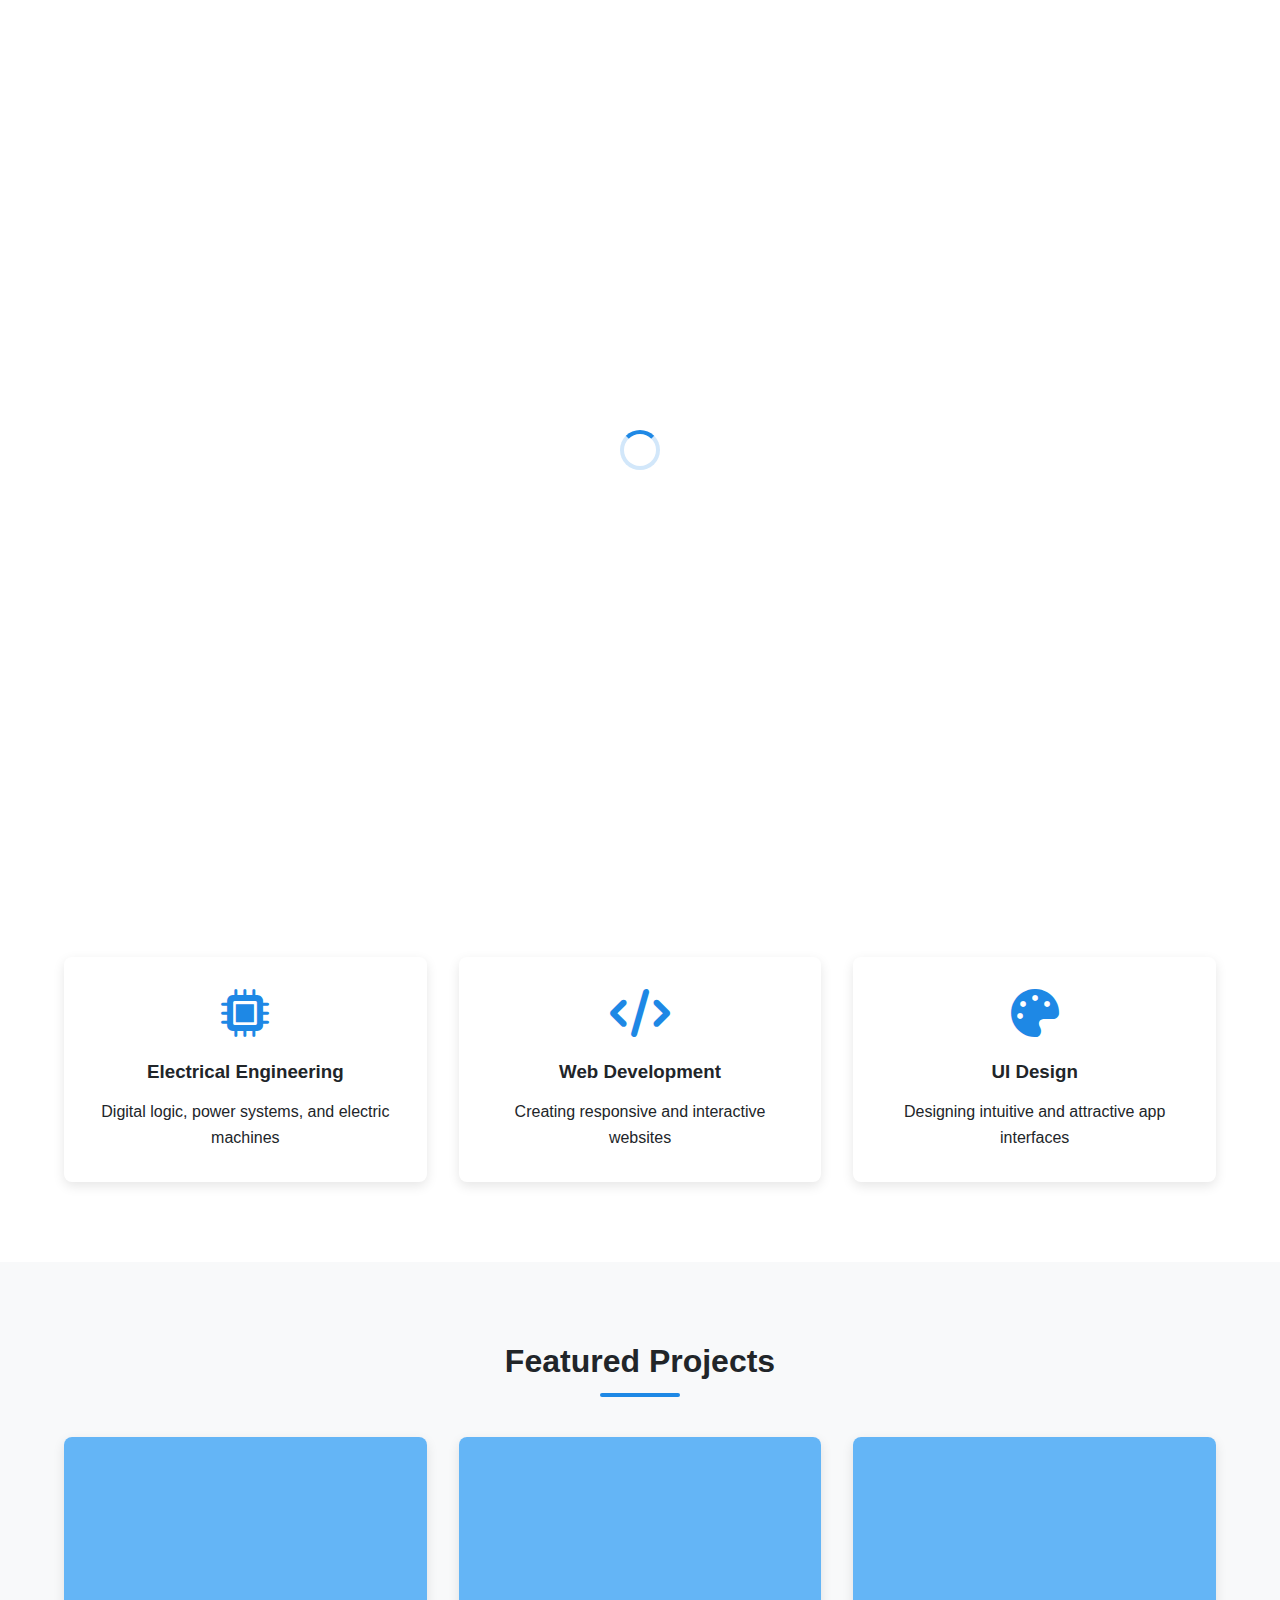
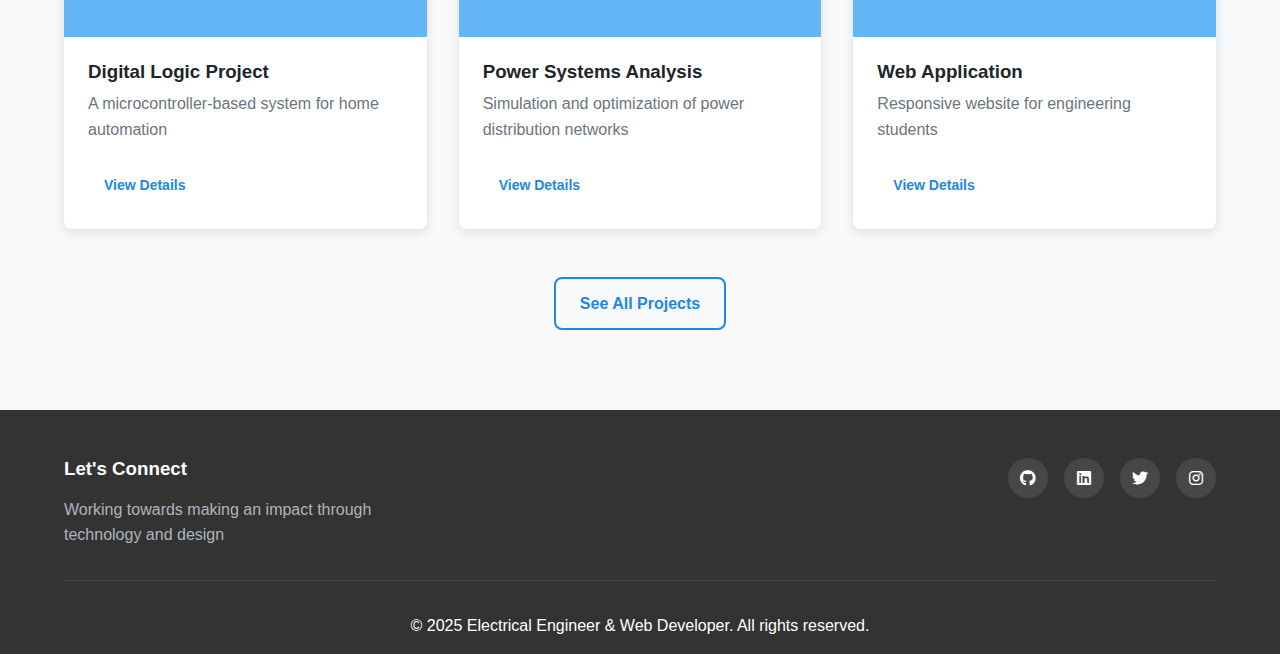
<file: index.html>
<!DOCTYPE html>
<html lang="en">
<head>
    <meta charset="UTF-8">
    <meta name="viewport" content="width=device-width, initial-scale=1.0">
    <title>Electrical Engineer & Web Developer | Portfolio</title>
    <link rel="stylesheet" href="css/style.css">
    <link rel="stylesheet" href="css/responsive.css">
    <link rel="stylesheet" href="https://cdnjs.cloudflare.com/ajax/libs/font-awesome/6.0.0/css/all.min.css">
</head>
<body>
    <header>
        <div class="logo">
            <h1>Bikalp<span>a</span></h1>
        </div>
        <nav>
            <ul class="nav-links">
                <li><a href="index.html" class="active">Home</a></li>
                <li><a href="about.html">About</a></li>
                <li><a href="projects.html">Projects</a></li>
                <li><a href="skills.html">Skills</a></li>
                <li><a href="contact.html">Contact</a></li>
            </ul>
            <div class="burger">
                <div class="line1"></div>
                <div class="line2"></div>
                <div class="line3"></div>
            </div>
        </nav>
    </header>

    <main>
        <section class="hero">
            <div class="hero-content">
                <h1>Hello, I'm <span class="highlight">Bikalpa Bhattarai</span></h1>
                <h2>Bridging Hardware & Software</h2>
                <p>IOE Pulchowk Campus student passionate about technology, web development, and innovation.</p>
                <div class="hero-buttons">
                    <a href="projects.html" class="btn primary-btn">View My Work</a>
                    <a href="contact.html" class="btn secondary-btn">Get In Touch</a>
                </div>
            </div>
            <div class="hero-image">
                <!-- Replace with your actual image -->
                <div class="placeholder-img">
                    <img src="assets/images/your-photo.jpg" alt="Your Name">
                </div>
            </div>
        </section>

        <section class="highlights">
            <div class="highlight-card">
                <i class="fas fa-microchip"></i>
                <h3>Electrical Engineering</h3>
                <p>Digital logic, power systems, and electric machines</p>
            </div>
            <div class="highlight-card">
                <i class="fas fa-code"></i>
                <h3>Web Development</h3>
                <p>Creating responsive and interactive websites</p>
            </div>
            <div class="highlight-card">
                <i class="fas fa-palette"></i>
                <h3>UI Design</h3>
                <p>Designing intuitive and attractive app interfaces</p>
            </div>
        </section>

        <section class="featured-projects">
            <h2 class="section-title">Featured Projects</h2>
            <div class="projects-container">
                <!-- Project cards will be loaded dynamically with JavaScript -->
                <div class="project-card">
                    <div class="project-image placeholder"></div>
                    <h3>Digital Logic Project</h3>
                    <p>A microcontroller-based system for home automation</p>
                    <a href="projects.html#project1" class="btn small-btn">View Details</a>
                </div>
                <div class="project-card">
                    <div class="project-image placeholder"></div>
                    <h3>Power Systems Analysis</h3>
                    <p>Simulation and optimization of power distribution networks</p>
                    <a href="projects.html#project2" class="btn small-btn">View Details</a>
                </div>
                <div class="project-card">
                    <div class="project-image placeholder"></div>
                    <h3>Web Application</h3>
                    <p>Responsive website for engineering students</p>
                    <a href="projects.html#project3" class="btn small-btn">View Details</a>
                </div>
            </div>
            <div class="projects-link">
                <a href="projects.html" class="btn secondary-btn">See All Projects</a>
            </div>
        </section>
    </main>

    <footer>
        <div class="footer-content">
            <div class="footer-info">
                <h3>Let's Connect</h3>
                <p>Working towards making an impact through technology and design</p>
            </div>
            <div class="social-links">
                <a href="#" target="_blank"><i class="fab fa-github"></i></a>
                <a href="#" target="_blank"><i class="fab fa-linkedin"></i></a>
                <a href="#" target="_blank"><i class="fab fa-twitter"></i></a>
                <a href="#" target="_blank"><i class="fab fa-instagram"></i></a>
            </div>
        </div>
        <div class="footer-bottom">
            <p>&copy; 2025 Electrical Engineer & Web Developer. All rights reserved.</p>
        </div>
    </footer>

    <script src="js/main.js"></script>
    <script src="js/animations.js"></script>
</body>
</html>
</file>
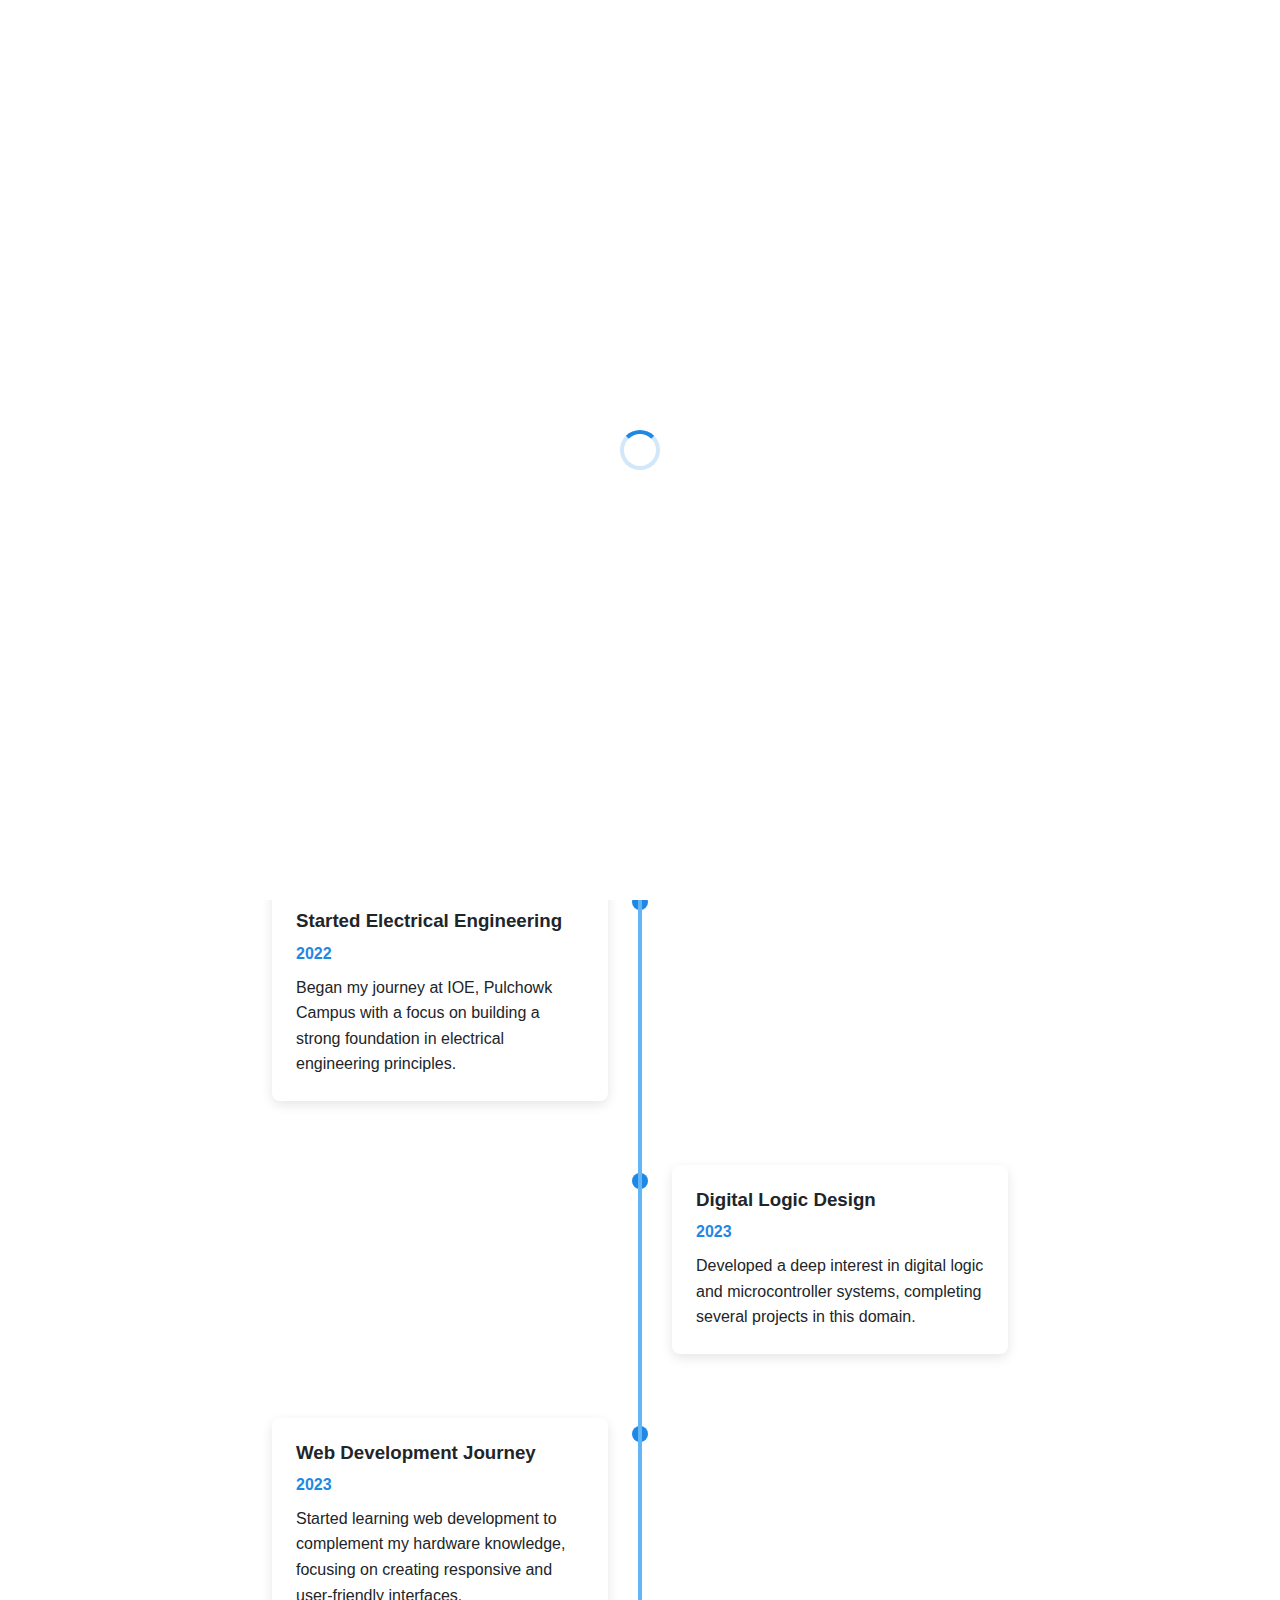
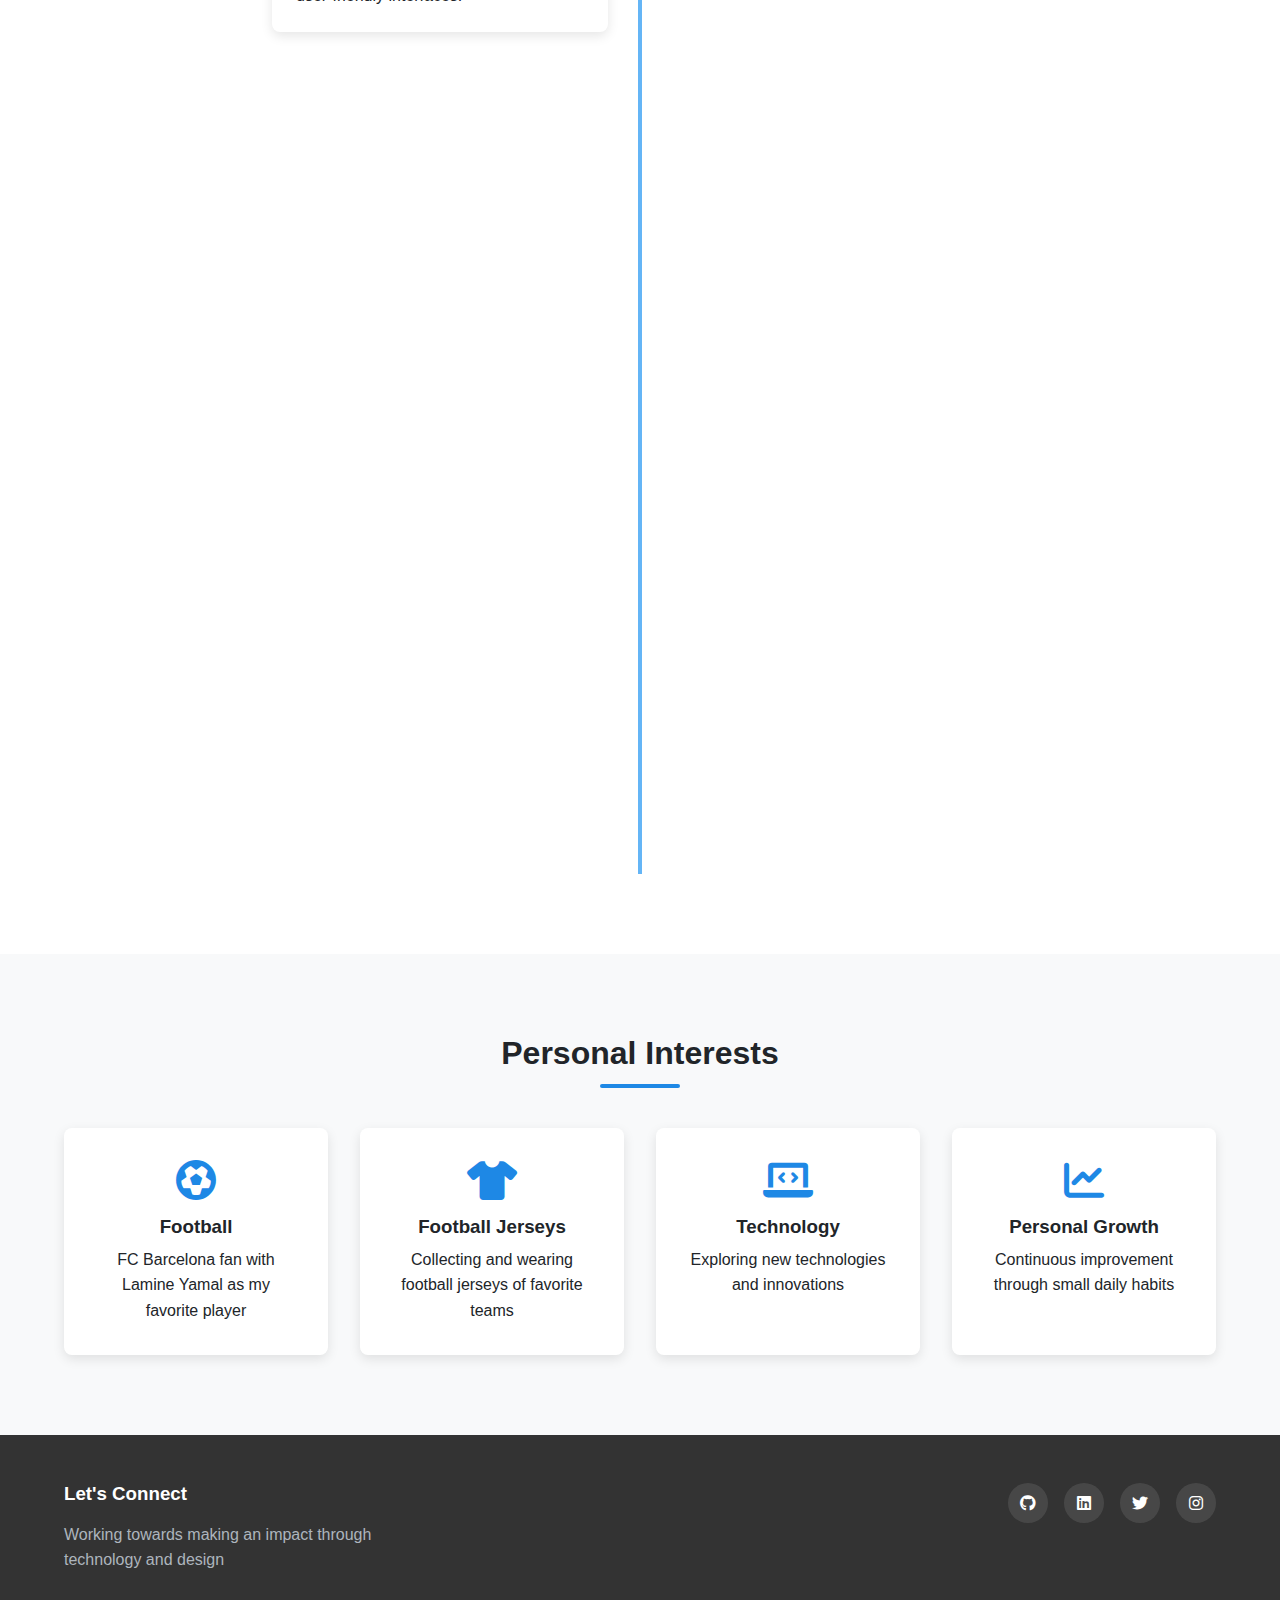
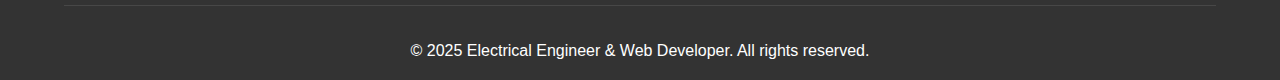
<file: about.html>
<!DOCTYPE html>
<html lang="en">
<head>
    <meta charset="UTF-8">
    <meta name="viewport" content="width=device-width, initial-scale=1.0">
    <title>About Me | Electrical Engineer & Web Developer</title>
    <link rel="stylesheet" href="css/style.css">
    <link rel="stylesheet" href="css/responsive.css">
    <link rel="stylesheet" href="https://cdnjs.cloudflare.com/ajax/libs/font-awesome/6.0.0/css/all.min.css">
</head>
<body>
    <header>
        <div class="logo">
            <h1>EE<span>Dev</span></h1>
        </div>
        <nav>
            <ul class="nav-links">
                <li><a href="index.html">Home</a></li>
                <li><a href="about.html" class="active">About</a></li>
                <li><a href="projects.html">Projects</a></li>
                <li><a href="skills.html">Skills</a></li>
                <li><a href="contact.html">Contact</a></li>
            </ul>
            <div class="burger">
                <div class="line1"></div>
                <div class="line2"></div>
                <div class="line3"></div>
            </div>
        </nav>
    </header>

    <main>
        <section class="about-hero">
            <div class="about-content">
                <h1>About <span class="highlight">Me</span></h1>
                <div class="about-grid">
                    <div class="about-image">
                        <!-- Replace with your actual image -->
                        <div class="placeholder-img large">
                            <img src="assets/images/your-photo.jpg" alt="Your Name">
                        </div>
                    </div>
                    <div class="about-text">
                        <h2>Electrical Engineer & Web Developer</h2>
                        <p>I'm an aspiring Electrical Engineering student at IOE, Pulchowk Campus, passionate about technology and innovation. Currently exploring the world of web development alongside my engineering studies, I aim to blend hardware and software expertise to create meaningful solutions.</p>
                        <p>I believe in continuous growth and follow the principle of improving 1% every day. This approach has helped me develop skills in various domains of electrical engineering while simultaneously building my web development capabilities.</p>
                        <div class="about-details">
                            <div class="detail-item">
                                <i class="fas fa-graduation-cap"></i>
                                <span>IOE, Pulchowk Campus</span>
                            </div>
                            <div class="detail-item">
                                <i class="fas fa-map-marker-alt"></i>
                                <span>Nepal</span>
                            </div>
                            <div class="detail-item">
                                <i class="fas fa-language"></i>
                                <span>English, Nepali</span>
                            </div>
                            <div class="detail-item">
                                <i class="fas fa-envelope"></i>
                                <span>youremail@example.com</span>
                            </div>
                        </div>
                        <div class="about-buttons">
                            <a href="contact.html" class="btn primary-btn">Get In Touch</a>
                            <a href="#" class="btn secondary-btn" id="resume-btn">Download Resume</a>
                        </div>
                    </div>
                </div>
            </div>
        </section>

        <section class="journey">
            <h2 class="section-title">My Journey</h2>
            <div class="timeline">
                <div class="timeline-item">
                    <div class="timeline-dot"></div>
                    <div class="timeline-content">
                        <h3>Started Electrical Engineering</h3>
                        <p class="timeline-date">2022</p>
                        <p>Began my journey at IOE, Pulchowk Campus with a focus on building a strong foundation in electrical engineering principles.</p>
                    </div>
                </div>
                <div class="timeline-item">
                    <div class="timeline-dot"></div>
                    <div class="timeline-content">
                        <h3>Digital Logic Design</h3>
                        <p class="timeline-date">2023</p>
                        <p>Developed a deep interest in digital logic and microcontroller systems, completing several projects in this domain.</p>
                    </div>
                </div>
                <div class="timeline-item">
                    <div class="timeline-dot"></div>
                    <div class="timeline-content">
                        <h3>Web Development Journey</h3>
                        <p class="timeline-date">2023</p>
                        <p>Started learning web development to complement my hardware knowledge, focusing on creating responsive and user-friendly interfaces.</p>
                    </div>
                </div>
                <div class="timeline-item">
                    <div class="timeline-dot"></div>
                    <div class="timeline-content">
                        <h3>Power Systems Exploration</h3>
                        <p class="timeline-date">2024</p>
                        <p>Expanded my knowledge into power systems and electric machines, working on simulation and analysis projects.</p>
                    </div>
                </div>
                <div class="timeline-item">
                    <div class="timeline-dot"></div>
                    <div class="timeline-content">
                        <h3>UI Design Skills</h3>
                        <p class="timeline-date">2024</p>
                        <p>Developed UI design skills, creating interfaces for various applications and websites while focusing on user experience.</p>
                    </div>
                </div>
                <div class="timeline-item">
                    <div class="timeline-dot"></div>
                    <div class="timeline-content">
                        <h3>Current Focus</h3>
                        <p class="timeline-date">2025</p>
                        <p>Currently focused on bridging hardware and software knowledge to develop innovative solutions while continuing to improve 1% every day.</p>
                    </div>
                </div>
            </div>
        </section>

        <section class="interests">
            <h2 class="section-title">Personal Interests</h2>
            <div class="interests-container">
                <div class="interest-card">
                    <i class="fas fa-futbol"></i>
                    <h3>Football</h3>
                    <p>FC Barcelona fan with Lamine Yamal as my favorite player</p>
                </div>
                <div class="interest-card">
                    <i class="fas fa-tshirt"></i>
                    <h3>Football Jerseys</h3>
                    <p>Collecting and wearing football jerseys of favorite teams</p>
                </div>
                <div class="interest-card">
                    <i class="fas fa-laptop-code"></i>
                    <h3>Technology</h3>
                    <p>Exploring new technologies and innovations</p>
                </div>
                <div class="interest-card">
                    <i class="fas fa-chart-line"></i>
                    <h3>Personal Growth</h3>
                    <p>Continuous improvement through small daily habits</p>
                </div>
            </div>
        </section>
    </main>

    <footer>
        <div class="footer-content">
            <div class="footer-info">
                <h3>Let's Connect</h3>
                <p>Working towards making an impact through technology and design</p>
            </div>
            <div class="social-links">
                <a href="#" target="_blank"><i class="fab fa-github"></i></a>
                <a href="#" target="_blank"><i class="fab fa-linkedin"></i></a>
                <a href="#" target="_blank"><i class="fab fa-twitter"></i></a>
                <a href="#" target="_blank"><i class="fab fa-instagram"></i></a>
            </div>
        </div>
        <div class="footer-bottom">
            <p>&copy; 2025 Electrical Engineer & Web Developer. All rights reserved.</p>
        </div>
    </footer>

    <script src="js/main.js"></script>
    <script src="js/animations.js"></script>
</body>
</html>
</file>
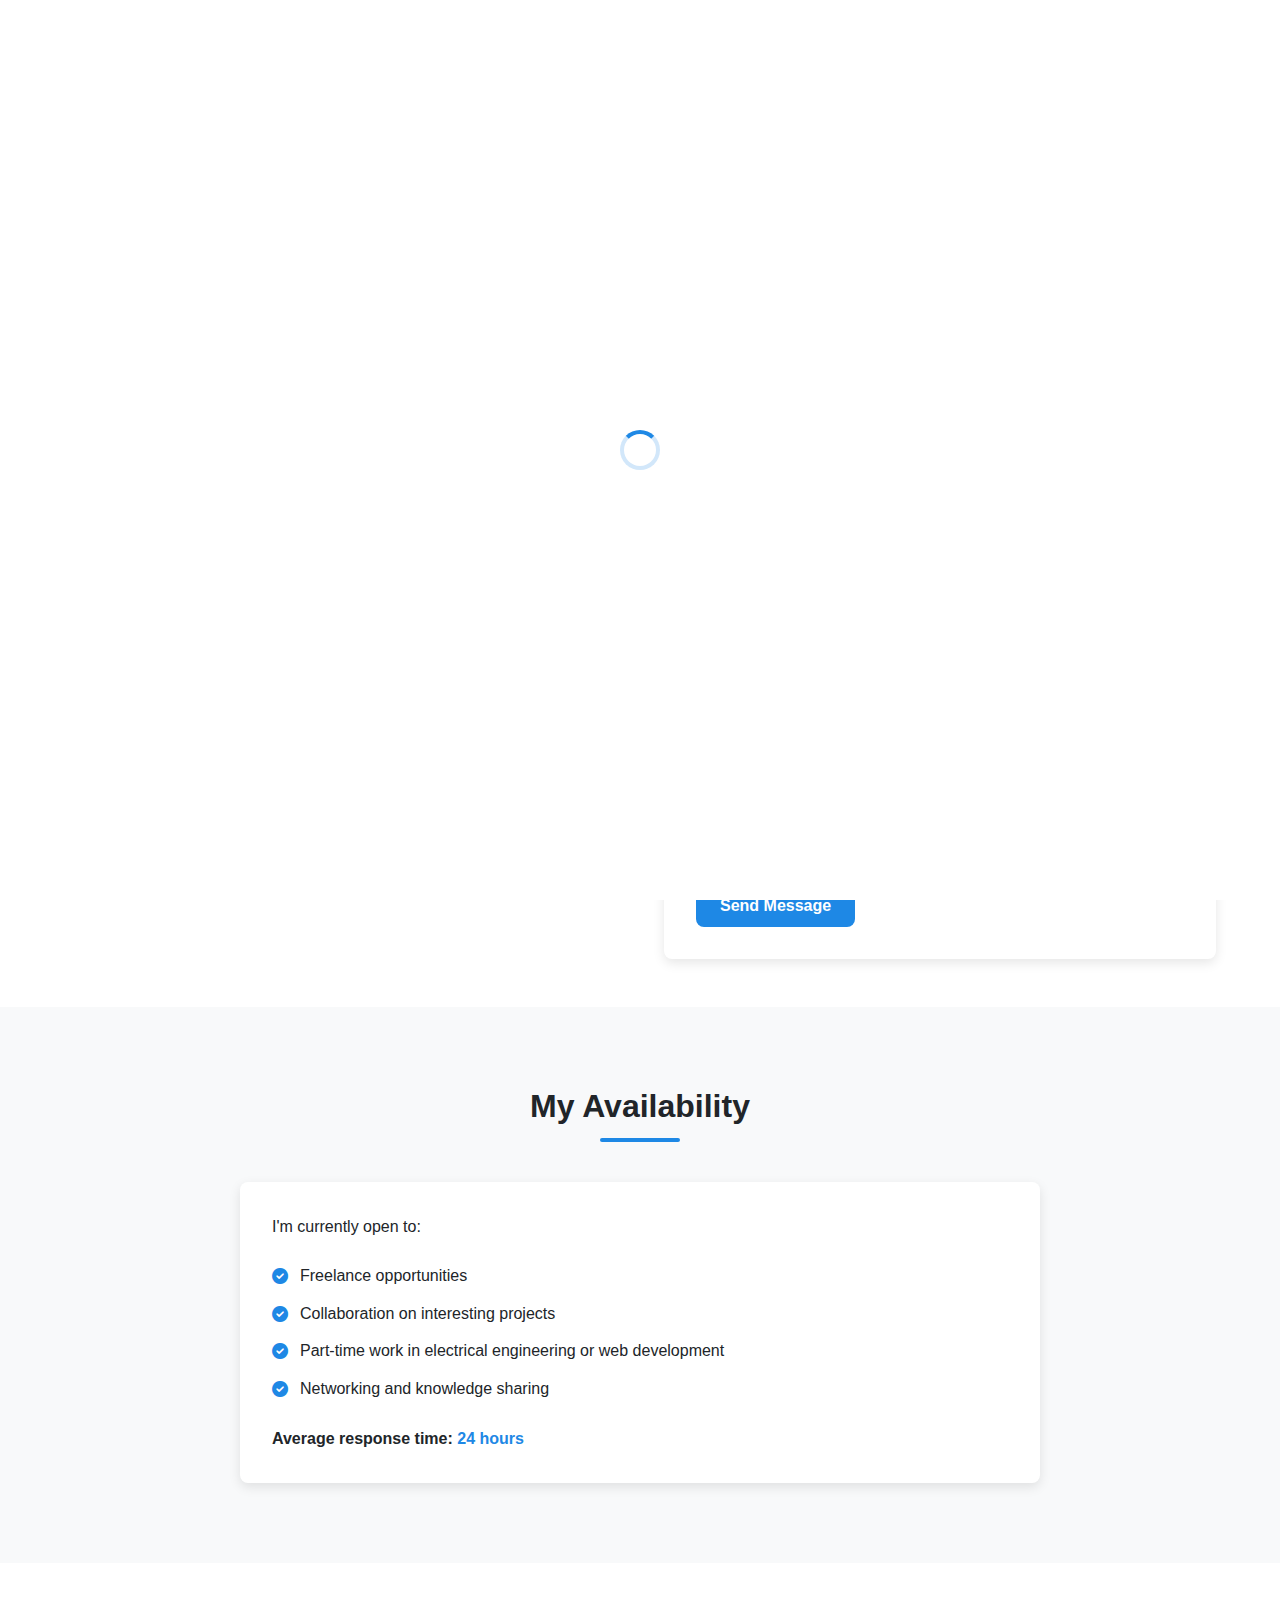
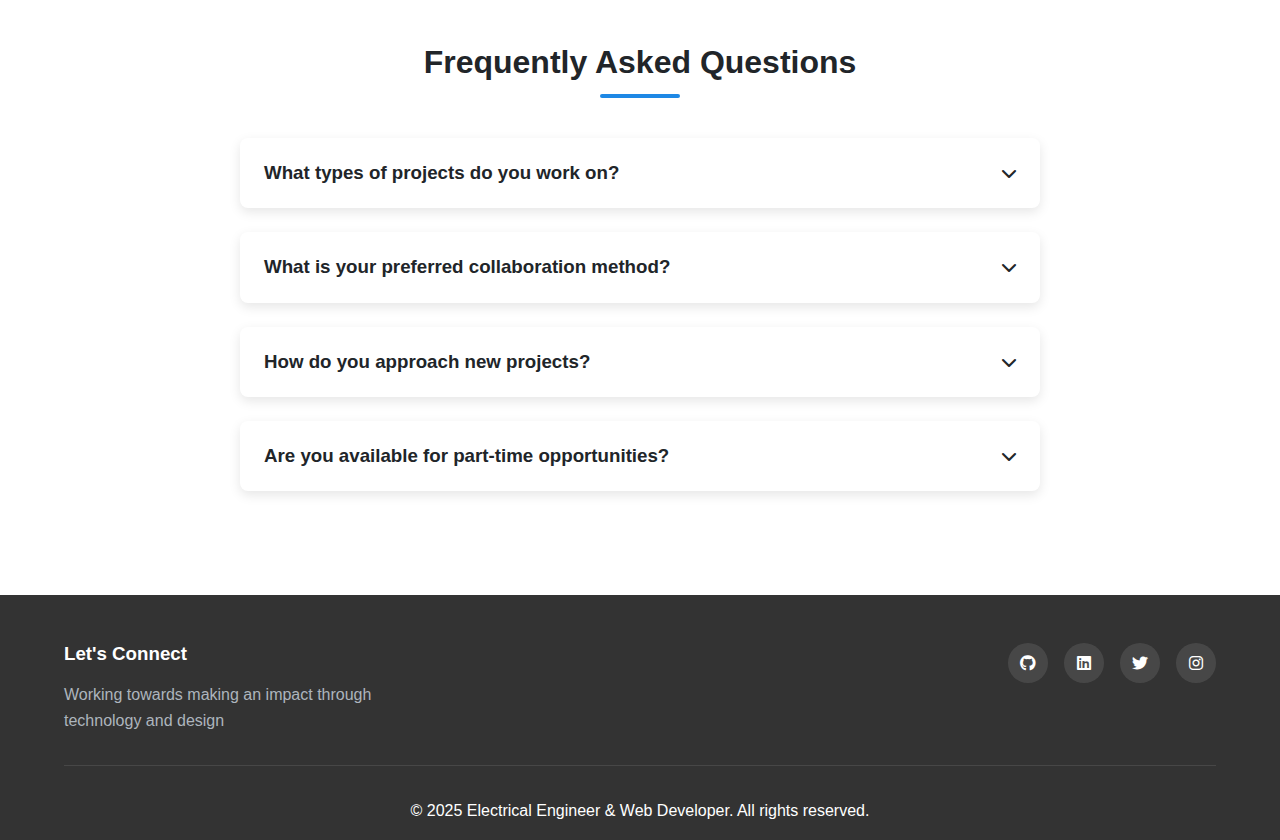
<file: contact.html>
<!DOCTYPE html>
<html lang="en">
<head>
    <meta charset="UTF-8">
    <meta name="viewport" content="width=device-width, initial-scale=1.0">
    <title>Contact | Electrical Engineer & Web Developer</title>
    <link rel="stylesheet" href="css/style.css">
    <link rel="stylesheet" href="css/responsive.css">
    <link rel="stylesheet" href="https://cdnjs.cloudflare.com/ajax/libs/font-awesome/6.0.0/css/all.min.css">
</head>
<body>
    <header>
        <div class="logo">
            <h1>EE<span>Dev</span></h1>
        </div>
        <nav>
            <ul class="nav-links">
                <li><a href="index.html">Home</a></li>
                <li><a href="about.html">About</a></li>
                <li><a href="projects.html">Projects</a></li>
                <li><a href="skills.html">Skills</a></li>
                <li><a href="contact.html" class="active">Contact</a></li>
            </ul>
            <div class="burger">
                <div class="line1"></div>
                <div class="line2"></div>
                <div class="line3"></div>
            </div>
        </nav>
    </header>

    <main>
        <section class="contact-hero">
            <h1>Get In <span class="highlight">Touch</span></h1>
            <p>Have a project in mind or want to connect? Let's talk!</p>
        </section>

        <section class="contact-container">
            <div class="contact-info">
                <h2>Contact Information</h2>
                <p>Feel free to reach out through any of the following channels:</p>
                <div class="contact-details">
                    <div class="contact-item">
                        <i class="fas fa-envelope"></i>
                        <div>
                            <h3>Email</h3>
                            <p>youremail@example.com</p>
                        </div>
                    </div>
                    <div class="contact-item">
                        <i class="fas fa-phone"></i>
                        <div>
                            <h3>Phone</h3>
                            <p>+977 98XXXXXXXX</p>
                        </div>
                    </div>
                    <div class="contact-item">
                        <i class="fas fa-map-marker-alt"></i>
                        <div>
                            <h3>Location</h3>
                            <p>Pulchowk, Lalitpur, Nepal</p>
                        </div>
                    </div>
                </div>
                <div class="social-contact">
                    <h3>Connect on Social Media</h3>
                    <div class="social-icons">
                        <a href="#" target="_blank"><i class="fab fa-github"></i></a>
                        <a href="#" target="_blank"><i class="fab fa-linkedin"></i></a>
                        <a href="#" target="_blank"><i class="fab fa-twitter"></i></a>
                        <a href="#" target="_blank"><i class="fab fa-instagram"></i></a>
                    </div>
                </div>
            </div>
            <div class="contact-form-container">
                <h2>Send Me a Message</h2>
                <form id="contact-form" class="contact-form">
                    <div class="form-group">
                        <label for="name">Name</label>
                        <input type="text" id="name" name="name" required>
                    </div>
                    <div class="form-group">
                        <label for="email">Email</label>
                        <input type="email" id="email" name="email" required>
                    </div>
                    <div class="form-group">
                        <label for="subject">Subject</label>
                        <input type="text" id="subject" name="subject" required>
                    </div>
                    <div class="form-group">
                        <label for="message">Message</label>
                        <textarea id="message" name="message" rows="5" required></textarea>
                    </div>
                    <button type="submit" class="btn primary-btn">Send Message</button>
                </form>
                <div id="form-status" class="form-status"></div>
            </div>
        </section>

        <section class="availability">
            <h2 class="section-title">My Availability</h2>
            <div class="availability-info">
                <p>I'm currently open to:</p>
                <ul class="availability-list">
                    <li><i class="fas fa-check-circle"></i> Freelance opportunities</li>
                    <li><i class="fas fa-check-circle"></i> Collaboration on interesting projects</li>
                    <li><i class="fas fa-check-circle"></i> Part-time work in electrical engineering or web development</li>
                    <li><i class="fas fa-check-circle"></i> Networking and knowledge sharing</li>
                </ul>
                <p class="response-time">Average response time: <span>24 hours</span></p>
            </div>
        </section>

        <section class="faq">
            <h2 class="section-title">Frequently Asked Questions</h2>
            <div class="faq-container">
                <div class="faq-item">
                    <div class="faq-question">
                        <h3>What types of projects do you work on?</h3>
                        <i class="fas fa-chevron-down"></i>
                    </div>
                    <div class="faq-answer">
                        <p>I work on projects across electrical engineering and web development domains. This includes digital logic systems, power systems analysis, responsive websites, and UI design projects. I particularly enjoy projects that combine hardware and software elements.</p>
                    </div>
                </div>
                <div class="faq-item">
                    <div class="faq-question">
                        <h3>What is your preferred collaboration method?</h3>
                        <i class="fas fa-chevron-down"></i>
                    </div>
                    <div class="faq-answer">
                        <p>I'm flexible with collaboration methods. For local projects, in-person meetings work well. For remote collaborations, I use tools like Zoom, Teams, or Google Meet along with project management platforms to ensure clear communication and efficient workflow.</p>
                    </div>
                </div>
                <div class="faq-item">
                    <div class="faq-question">
                        <h3>How do you approach new projects?</h3>
                        <i class="fas fa-chevron-down"></i>
                    </div>
                    <div class="faq-answer">
                        <p>I start with understanding the core requirements and objectives. After thorough research and planning, I create a structured approach with milestones. I value regular communication throughout the project to ensure alignment with expectations and timely delivery.</p>
                    </div>
                </div>
                <div class="faq-item">
                    <div class="faq-question">
                        <h3>Are you available for part-time opportunities?</h3>
                        <i class="fas fa-chevron-down"></i>
                    </div>
                    <div class="faq-answer">
                        <p>Yes, I'm available for part-time opportunities alongside my studies. I manage my time efficiently to ensure I can deliver quality work while maintaining my academic commitments. Feel free to contact me to discuss your requirements.</p>
                    </div>
                </div>
            </div>
        </section>
    </main>

    <footer>
        <div class="footer-content">
            <div class="footer-info">
                <h3>Let's Connect</h3>
                <p>Working towards making an impact through technology and design</p>
            </div>
            <div class="social-links">
                <a href="#" target="_blank"><i class="fab fa-github"></i></a>
                <a href="#" target="_blank"><i class="fab fa-linkedin"></i></a>
                <a href="#" target="_blank"><i class="fab fa-twitter"></i></a>
                <a href="#" target="_blank"><i class="fab fa-instagram"></i></a>
            </div>
        </div>
        <div class="footer-bottom">
            <p>&copy; 2025 Electrical Engineer & Web Developer. All rights reserved.</p>
        </div>
    </footer>

    <script src="js/main.js"></script>
    <script src="js/animations.js"></script>
</body>
</html>
</file>
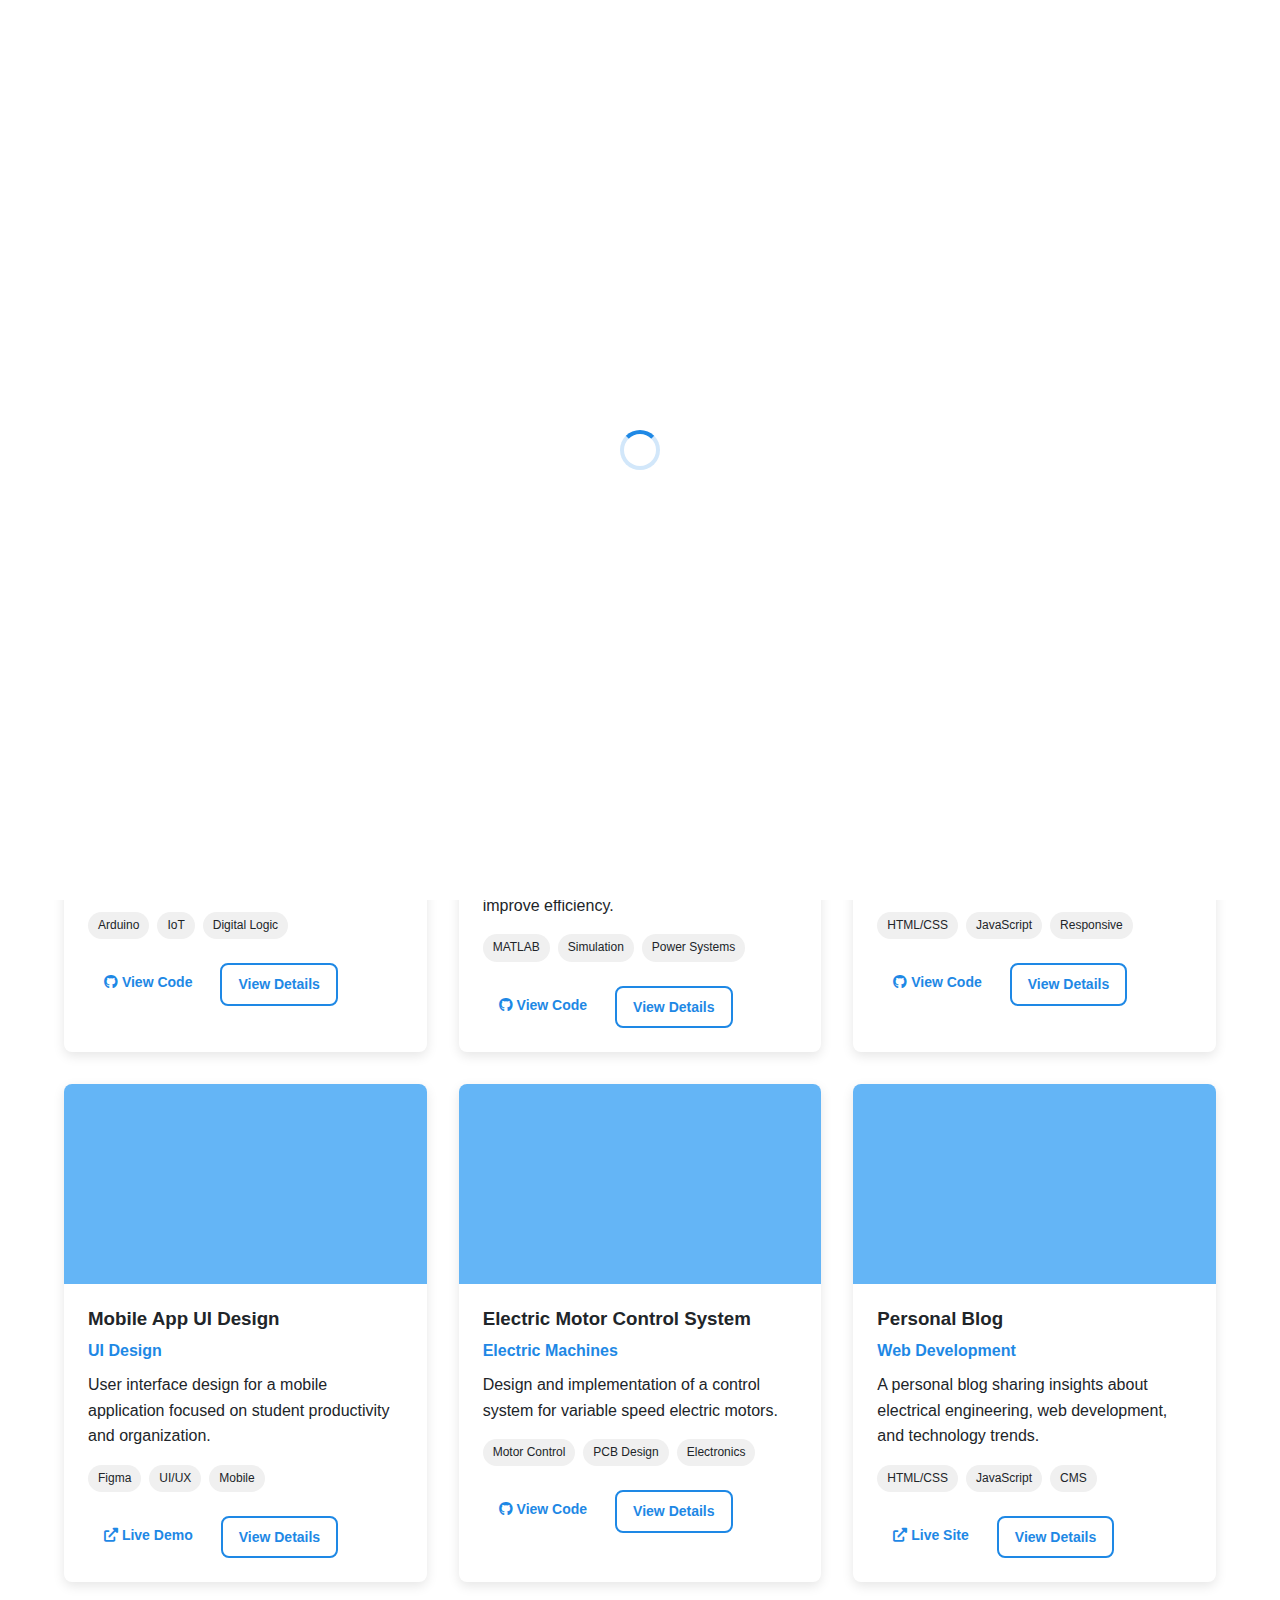
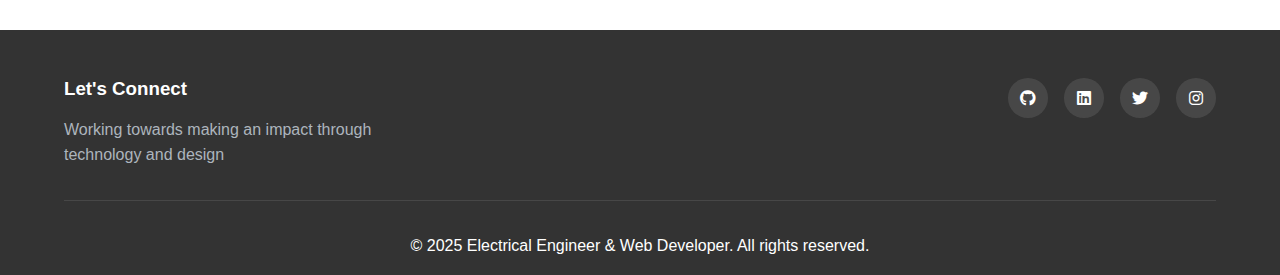
<file: projects.html>
<!DOCTYPE html>
<html lang="en">
<head>
    <meta charset="UTF-8">
    <meta name="viewport" content="width=device-width, initial-scale=1.0">
    <title>Projects | Electrical Engineer & Web Developer</title>
    <link rel="stylesheet" href="css/style.css">
    <link rel="stylesheet" href="css/responsive.css">
    <link rel="stylesheet" href="https://cdnjs.cloudflare.com/ajax/libs/font-awesome/6.0.0/css/all.min.css">
</head>
<body>
    <header>
        <div class="logo">
            <h1>EE<span>Dev</span></h1>
        </div>
        <nav>
            <ul class="nav-links">
                <li><a href="index.html">Home</a></li>
                <li><a href="about.html">About</a></li>
                <li><a href="projects.html" class="active">Projects</a></li>
                <li><a href="skills.html">Skills</a></li>
                <li><a href="contact.html">Contact</a></li>
            </ul>
            <div class="burger">
                <div class="line1"></div>
                <div class="line2"></div>
                <div class="line3"></div>
            </div>
        </nav>
    </header>

    <main>
        <section class="projects-hero">
            <h1>My <span class="highlight">Projects</span></h1>
            <p>A showcase of my work across electrical engineering and web development</p>
        </section>

        <section class="project-filters">
            <h2 class="section-title">Filter Projects</h2>
            <div class="filter-buttons">
                <button class="filter-btn active" data-filter="all">All</button>
                <button class="filter-btn" data-filter="electrical">Electrical</button>
                <button class="filter-btn" data-filter="web">Web Development</button>
                <button class="filter-btn" data-filter="ui">UI Design</button>
            </div>
        </section>

        <section class="projects-grid">
            <!-- Project 1 -->
            <div class="project-item" data-category="electrical" id="project1">
                <div class="project-image placeholder"></div>
                <div class="project-details">
                    <h3>Home Automation System</h3>
                    <p class="project-category">Electrical Engineering</p>
                    <p>A microcontroller-based system for automating home appliances with remote control capabilities.</p>
                    <div class="project-tags">
                        <span>Arduino</span>
                        <span>IoT</span>
                        <span>Digital Logic</span>
                    </div>
                    <div class="project-links">
                        <a href="#" class="btn small-btn" target="_blank"><i class="fab fa-github"></i> View Code</a>
                        <a href="#" class="btn small-btn secondary-btn view-details-btn">View Details</a>
                    </div>
                </div>
            </div>

            <!-- Project 2 -->
            <div class="project-item" data-category="electrical" id="project2">
                <div class="project-image placeholder"></div>
                <div class="project-details">
                    <h3>Power Distribution Network Simulation</h3>
                    <p class="project-category">Power Systems</p>
                    <p>Simulation and optimization of power distribution networks to minimize losses and improve efficiency.</p>
                    <div class="project-tags">
                        <span>MATLAB</span>
                        <span>Simulation</span>
                        <span>Power Systems</span>
                    </div>
                    <div class="project-links">
                        <a href="#" class="btn small-btn" target="_blank"><i class="fab fa-github"></i> View Code</a>
                        <a href="#" class="btn small-btn secondary-btn view-details-btn">View Details</a>
                    </div>
                </div>
            </div>

            <!-- Project 3 -->
            <div class="project-item" data-category="web" id="project3">
                <div class="project-image placeholder"></div>
                <div class="project-details">
                    <h3>Engineering Resources Portal</h3>
                    <p class="project-category">Web Development</p>
                    <p>A responsive website providing resources and tools for engineering students at IOE Pulchowk Campus.</p>
                    <div class="project-tags">
                        <span>HTML/CSS</span>
                        <span>JavaScript</span>
                        <span>Responsive</span>
                    </div>
                    <div class="project-links">
                        <a href="#" class="btn small-btn" target="_blank"><i class="fab fa-github"></i> View Code</a>
                        <a href="#" class="btn small-btn secondary-btn view-details-btn">View Details</a>
                    </div>
                </div>
            </div>

            <!-- Project 4 -->
            <div class="project-item" data-category="ui">
                <div class="project-image placeholder"></div>
                <div class="project-details">
                    <h3>Mobile App UI Design</h3>
                    <p class="project-category">UI Design</p>
                    <p>User interface design for a mobile application focused on student productivity and organization.</p>
                    <div class="project-tags">
                        <span>Figma</span>
                        <span>UI/UX</span>
                        <span>Mobile</span>
                    </div>
                    <div class="project-links">
                        <a href="#" class="btn small-btn" target="_blank"><i class="fas fa-external-link-alt"></i> Live Demo</a>
                        <a href="#" class="btn small-btn secondary-btn view-details-btn">View Details</a>
                    </div>
                </div>
            </div>

            <!-- Project 5 -->
            <div class="project-item" data-category="electrical">
                <div class="project-image placeholder"></div>
                <div class="project-details">
                    <h3>Electric Motor Control System</h3>
                    <p class="project-category">Electric Machines</p>
                    <p>Design and implementation of a control system for variable speed electric motors.</p>
                    <div class="project-tags">
                        <span>Motor Control</span>
                        <span>PCB Design</span>
                        <span>Electronics</span>
                    </div>
                    <div class="project-links">
                        <a href="#" class="btn small-btn" target="_blank"><i class="fab fa-github"></i> View Code</a>
                        <a href="#" class="btn small-btn secondary-btn view-details-btn">View Details</a>
                    </div>
                </div>
            </div>

            <!-- Project 6 -->
            <div class="project-item" data-category="web">
                <div class="project-image placeholder"></div>
                <div class="project-details">
                    <h3>Personal Blog</h3>
                    <p class="project-category">Web Development</p>
                    <p>A personal blog sharing insights about electrical engineering, web development, and technology trends.</p>
                    <div class="project-tags">
                        <span>HTML/CSS</span>
                        <span>JavaScript</span>
                        <span>CMS</span>
                    </div>
                    <div class="project-links">
                        <a href="#" class="btn small-btn" target="_blank"><i class="fas fa-external-link-alt"></i> Live Site</a>
                        <a href="#" class="btn small-btn secondary-btn view-details-btn">View Details</a>
                    </div>
                </div>
            </div>
        </section>

        <!-- Project Detail Modal -->
        <div id="project-modal" class="modal">
            <div class="modal-content">
                <span class="close-modal">&times;</span>
                <div class="modal-body">
                    <!-- Content will be dynamically inserted here -->
                </div>
            </div>
        </div>
    </main>

    <footer>
        <div class="footer-content">
            <div class="footer-info">
                <h3>Let's Connect</h3>
                <p>Working towards making an impact through technology and design</p>
            </div>
            <div class="social-links">
                <a href="#" target="_blank"><i class="fab fa-github"></i></a>
                <a href="#" target="_blank"><i class="fab fa-linkedin"></i></a>
                <a href="#" target="_blank"><i class="fab fa-twitter"></i></a>
                <a href="#" target="_blank"><i class="fab fa-instagram"></i></a>
            </div>
        </div>
        <div class="footer-bottom">
            <p>&copy; 2025 Electrical Engineer & Web Developer. All rights reserved.</p>
        </div>
    </footer>

    <script src="js/main.js"></script>
    <script src="js/animations.js"></script>
</body>
</html>
</file>
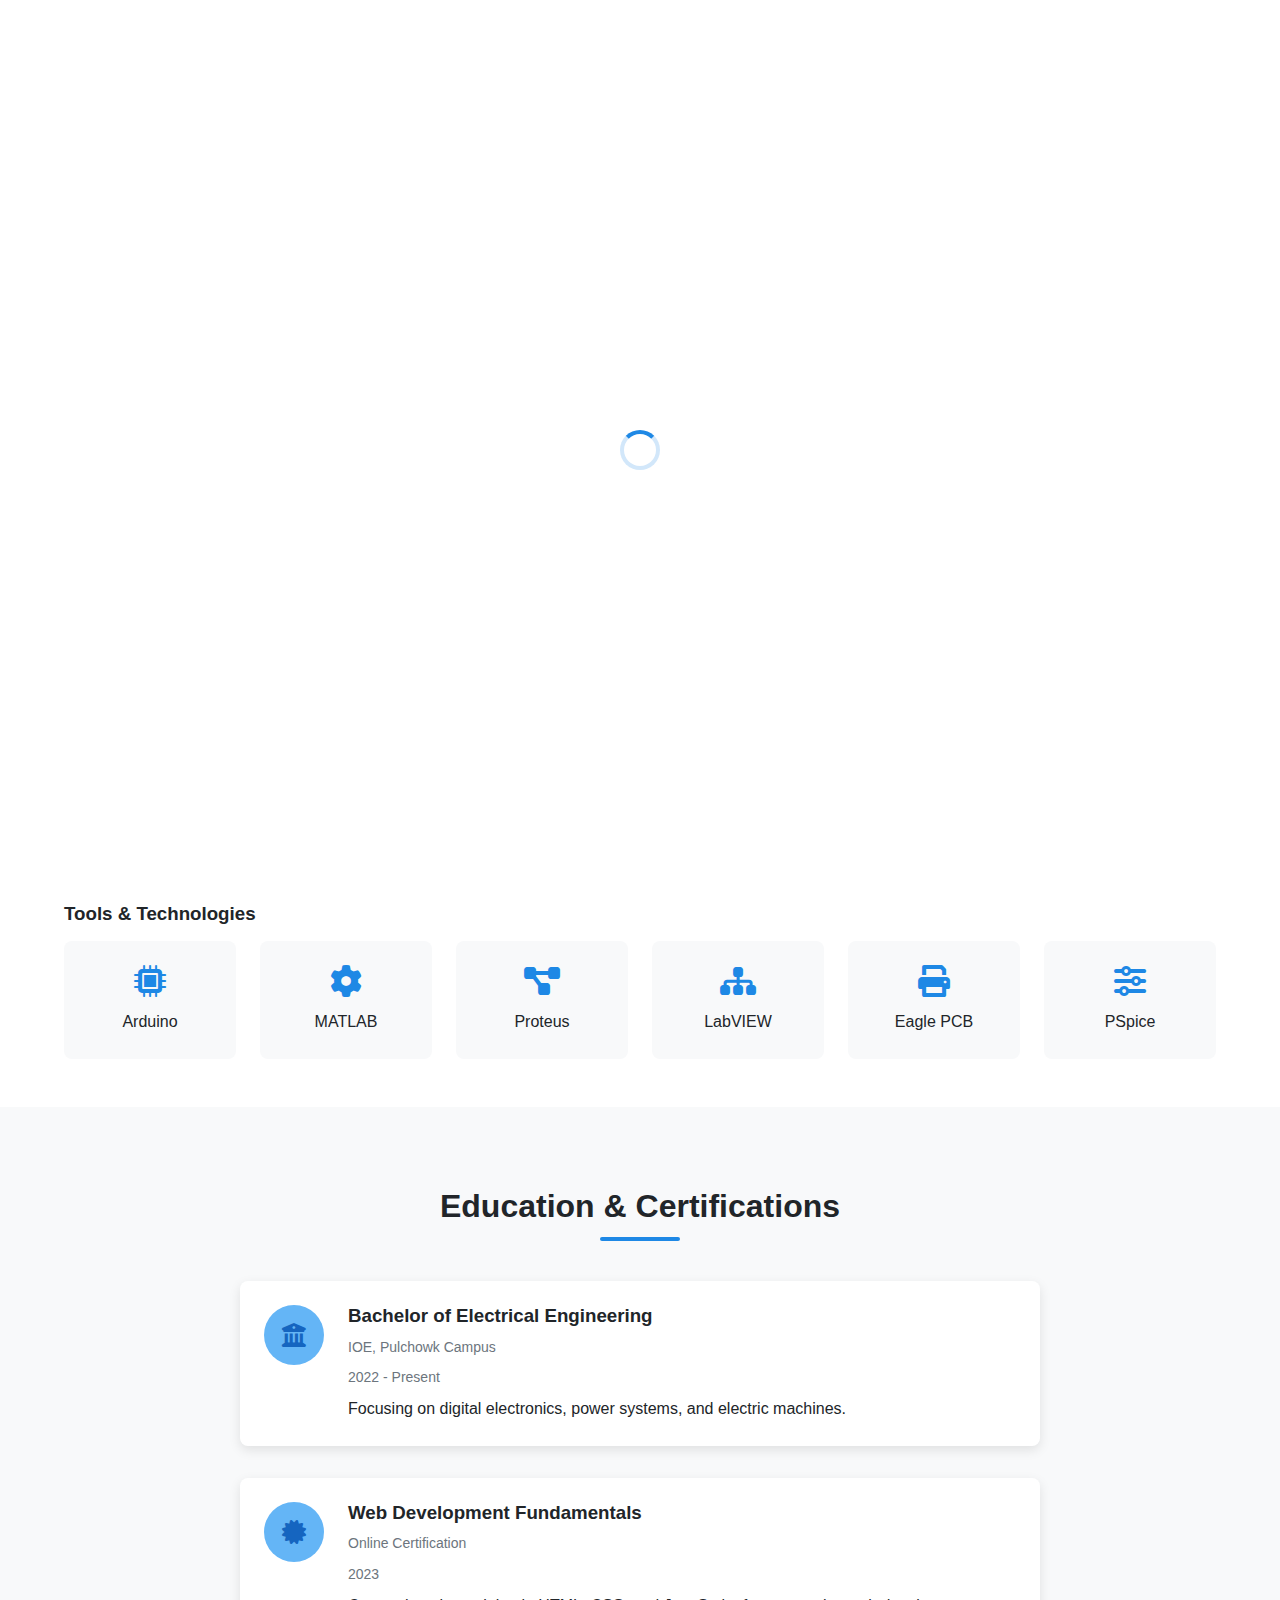
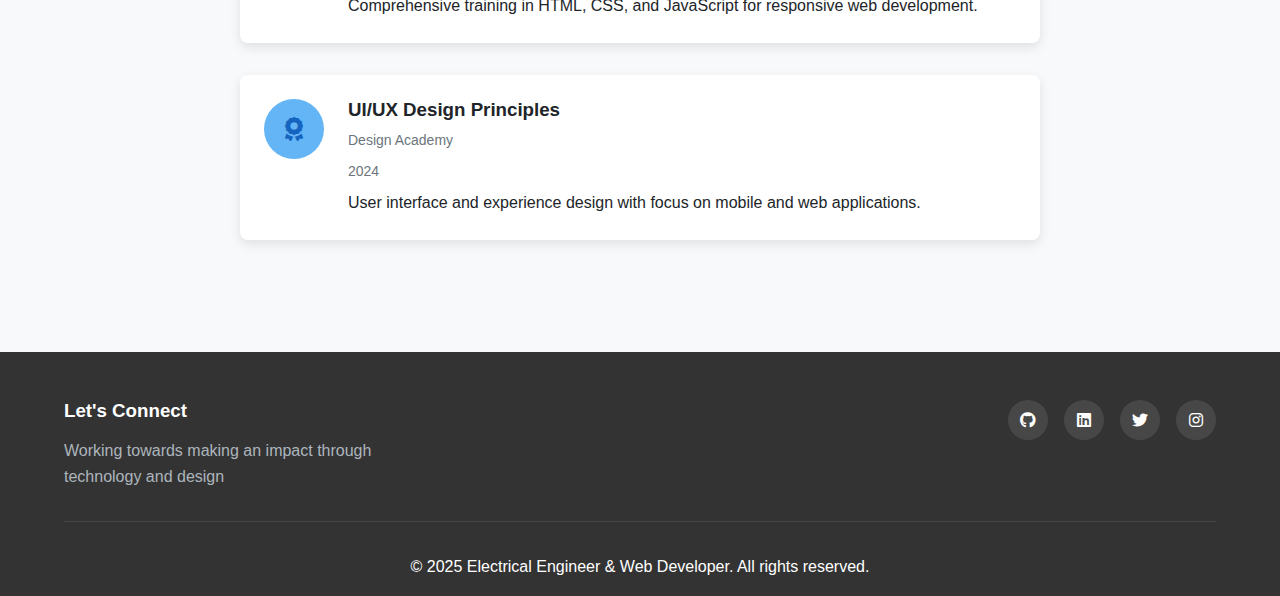
<file: skills.html>
<!DOCTYPE html>
<html lang="en">
<head>
    <meta charset="UTF-8">
    <meta name="viewport" content="width=device-width, initial-scale=1.0">
    <title>Skills | Electrical Engineer & Web Developer</title>
    <link rel="stylesheet" href="css/style.css">
    <link rel="stylesheet" href="css/responsive.css">
    <link rel="stylesheet" href="https://cdnjs.cloudflare.com/ajax/libs/font-awesome/6.0.0/css/all.min.css">
</head>
<body>
    <header>
        <div class="logo">
            <h1>EE<span>Dev</span></h1>
        </div>
        <nav>
            <ul class="nav-links">
                <li><a href="index.html">Home</a></li>
                <li><a href="about.html">About</a></li>
                <li><a href="projects.html">Projects</a></li>
                <li><a href="skills.html" class="active">Skills</a></li>
                <li><a href="contact.html">Contact</a></li>
            </ul>
            <div class="burger">
                <div class="line1"></div>
                <div class="line2"></div>
                <div class="line3"></div>
            </div>
        </nav>
    </header>

    <main>
        <section class="skills-hero">
            <h1>My <span class="highlight">Skills</span></h1>
            <p>A comprehensive overview of my technical and professional capabilities</p>
        </section>

        <section class="skills-overview">
            <h2 class="section-title">Skill Categories</h2>
            <div class="skills-category-container">
                <div class="skill-category" id="electrical-tab">
                    <i class="fas fa-bolt"></i>
                    <h3>Electrical Engineering</h3>
                </div>
                <div class="skill-category" id="web-tab">
                    <i class="fas fa-code"></i>
                    <h3>Web Development</h3>
                </div>
                <div class="skill-category" id="design-tab">
                    <i class="fas fa-palette"></i>
                    <h3>UI Design</h3>
                </div>
                <div class="skill-category" id="soft-tab">
                    <i class="fas fa-users"></i>
                    <h3>Soft Skills</h3>
                </div>
            </div>
        </section>

        <section class="skills-content">
            <!-- Electrical Engineering Skills -->
            <div class="skills-tab-content" id="electrical-content">
                <h2>Electrical Engineering Skills</h2>
                <div class="skills-grid">
                    <div class="skill-item">
                        <h3>Digital Logic</h3>
                        <div class="skill-bar">
                            <div class="skill-progress" style="width: 85%;"></div>
                        </div>
                        <span class="skill-percentage">85%</span>
                    </div>
                    <div class="skill-item">
                        <h3>Power Systems</h3>
                        <div class="skill-bar">
                            <div class="skill-progress" style="width: 75%;"></div>
                        </div>
                        <span class="skill-percentage">75%</span>
                    </div>
                    <div class="skill-item">
                        <h3>Electric Machines</h3>
                        <div class="skill-bar">
                            <div class="skill-progress" style="width: 70%;"></div>
                        </div>
                        <span class="skill-percentage">70%</span>
                    </div>
                    <div class="skill-item">
                        <h3>Circuit Design</h3>
                        <div class="skill-bar">
                            <div class="skill-progress" style="width: 80%;"></div>
                        </div>
                        <span class="skill-percentage">80%</span>
                    </div>
                    <div class="skill-item">
                        <h3>Microcontrollers</h3>
                        <div class="skill-bar">
                            <div class="skill-progress" style="width: 85%;"></div>
                        </div>
                        <span class="skill-percentage">85%</span>
                    </div>
                    <div class="skill-item">
                        <h3>PCB Design</h3>
                        <div class="skill-bar">
                            <div class="skill-progress" style="width: 65%;"></div>
                        </div>
                        <span class="skill-percentage">65%</span>
                    </div>
                </div>
                <div class="tools-section">
                    <h3>Tools & Technologies</h3>
                    <div class="tools-grid">
                        <div class="tool-item">
                            <i class="fas fa-microchip"></i>
                            <span>Arduino</span>
                        </div>
                        <div class="tool-item">
                            <i class="fas fa-cog"></i>
                            <span>MATLAB</span>
                        </div>
                        <div class="tool-item">
                            <i class="fas fa-project-diagram"></i>
                            <span>Proteus</span>
                        </div>
                        <div class="tool-item">
                            <i class="fas fa-sitemap"></i>
                            <span>LabVIEW</span>
                        </div>
                        <div class="tool-item">
                            <i class="fas fa-print"></i>
                            <span>Eagle PCB</span>
                        </div>
                        <div class="tool-item">
                            <i class="fas fa-sliders-h"></i>
                            <span>PSpice</span>
                        </div>
                    </div>
                </div>
            </div>

            <!-- Web Development Skills -->
            <div class="skills-tab-content" id="web-content">
                <h2>Web Development Skills</h2>
                <div class="skills-grid">
                    <div class="skill-item">
                        <h3>HTML</h3>
                        <div class="skill-bar">
                            <div class="skill-progress" style="width: 90%;"></div>
                        </div>
                        <span class="skill-percentage">90%</span>
                    </div>
                    <div class="skill-item">
                        <h3>CSS</h3>
                        <div class="skill-bar">
                            <div class="skill-progress" style="width: 85%;"></div>
                        </div>
                        <span class="skill-percentage">85%</span>
                    </div>
                    <div class="skill-item">
                        <h3>JavaScript</h3>
                        <div class="skill-bar">
                            <div class="skill-progress" style="width: 75%;"></div>
                        </div>
                        <span class="skill-percentage">75%</span>
                    </div>
                    <div class="skill-item">
                        <h3>Responsive Design</h3>
                        <div class="skill-bar">
                            <div class="skill-progress" style="width: 80%;"></div>
                        </div>
                        <span class="skill-percentage">80%</span>
                    </div>
                    <div class="skill-item">
                        <h3>Frontend Frameworks</h3>
                        <div class="skill-bar">
                            <div class="skill-progress" style="width: 65%;"></div>
                        </div>
                        <span class="skill-percentage">65%</span>
                    </div>
                    <div class="skill-item">
                        <h3>Version Control</h3>
                        <div class="skill-bar">
                            <div class="skill-progress" style="width: 70%;"></div>
                        </div>
                        <span class="skill-percentage">70%</span>
                    </div>
                </div>
                <div class="tools-section">
                    <h3>Tools & Technologies</h3>
                    <div class="tools-grid">
                        <div class="tool-item">
                            <i class="fab fa-html5"></i>
                            <span>HTML5</span>
                        </div>
                        <div class="tool-item">
                            <i class="fab fa-css3-alt"></i>
                            <span>CSS3</span>
                        </div>
                        <div class="tool-item">
                            <i class="fab fa-js"></i>
                            <span>JavaScript</span>
                        </div>
                        <div class="tool-item">
                            <i class="fab fa-git-alt"></i>
                            <span>Git</span>
                        </div>
                        <div class="tool-item">
                            <i class="fab fa-react"></i>
                            <span>React</span>
                        </div>
                        <div class="tool-item">
                            <i class="fab fa-bootstrap"></i>
                            <span>Bootstrap</span>
                        </div>
                    </div>
                </div>
            </div>

            <!-- UI Design Skills -->
            <div class="skills-tab-content" id="design-content">
                <h2>UI Design Skills</h2>
                <div class="skills-grid">
                    <div class="skill-item">
                        <h3>UI/UX Principles</h3>
                        <div class="skill-bar">
                            <div class="skill-progress" style="width: 80%;"></div>
                        </div>
                        <span class="skill-percentage">80%</span>
                    </div>
                    <div class="skill-item">
                        <h3>Color Theory</h3>
                        <div class="skill-bar">
                            <div class="skill-progress" style="width: 75%;"></div>
                        </div>
                        <span class="skill-percentage">75%</span>
                    </div>
                    <div class="skill-item">
                        <h3>Typography</h3>
                        <div class="skill-bar">
                            <div class="skill-progress" style="width: 70%;"></div>
                        </div>
                        <span class="skill-percentage">70%</span>
                    </div>
                    <div class="skill-item">
                        <h3>Wireframing</h3>
                        <div class="skill-bar">
                            <div class="skill-progress" style="width: 85%;"></div>
                        </div>
                        <span class="skill-percentage">85%</span>
                    </div>
                    <div class="skill-item">
                        <h3>Responsive Design</h3>
                        <div class="skill-bar">
                            <div class="skill-progress" style="width: 80%;"></div>
                        </div>
                        <span class="skill-percentage">80%</span>
                    </div>
                    <div class="skill-item">
                        <h3>Mobile UI Design</h3>
                        <div class="skill-bar">
                            <div class="skill-progress" style="width: 75%;"></div>
                        </div>
                        <span class="skill-percentage">75%</span>
                    </div>
                </div>
                <div class="tools-section">
                    <h3>Tools & Technologies</h3>
                    <div class="tools-grid">
                        <div class="tool-item">
                            <i class="fab fa-figma"></i>
                            <span>Figma</span>
                        </div>
                        <div class="tool-item">
                            <i class="fas fa-pencil-ruler"></i>
                            <span>Sketch</span>
                        </div>
                        <div class="tool-item">
                            <i class="fas fa-paint-brush"></i>
                            <span>Adobe XD</span>
                        </div>
                        <div class="tool-item">
                            <i class="fas fa-crop"></i>
                            <span>Photoshop</span>
                        </div>
                        <div class="tool-item">
                            <i class="fas fa-drafting-compass"></i>
                            <span>Illustrator</span>
                        </div>
                        <div class="tool-item">
                            <i class="fas fa-pencil-alt"></i>
                            <span>InVision</span>
                        </div>
                    </div>
                </div>
            </div>

            <!-- Soft Skills -->
            <div class="skills-tab-content" id="soft-content">
                <h2>Soft Skills</h2>
                <div class="skills-grid">
                    <div class="skill-item">
                        <h3>Problem Solving</h3>
                        <div class="skill-bar">
                            <div class="skill-progress" style="width: 90%;"></div>
                        </div>
                        <span class="skill-percentage">90%</span>
                    </div>
                    <div class="skill-item">
                        <h3>Communication</h3>
                        <div class="skill-bar">
                            <div class="skill-progress" style="width: 85%;"></div>
                        </div>
                        <span class="skill-percentage">85%</span>
                    </div>
                    <div class="skill-item">
                        <h3>Teamwork</h3>
                        <div class="skill-bar">
                            <div class="skill-progress" style="width: 80%;"></div>
                        </div>
                        <span class="skill-percentage">80%</span>
                    </div>
                    <div class="skill-item">
                        <h3>Time Management</h3>
                        <div class="skill-bar">
                            <div class="skill-progress" style="width: 75%;"></div>
                        </div>
                        <span class="skill-percentage">75%</span>
                    </div>
                    <div class="skill-item">
                        <h3>Adaptability</h3>
                        <div class="skill-bar">
                            <div class="skill-progress" style="width: 85%;"></div>
                        </div>
                        <span class="skill-percentage">85%</span>
                    </div>
                    <div class="skill-item">
                        <h3>Continuous Learning</h3>
                        <div class="skill-bar">
                            <div class="skill-progress" style="width: 95%;"></div>
                        </div>
                        <span class="skill-percentage">95%</span>
                    </div>
                </div>
                <div class="skills-description">
                    <h3>My Approach to Growth</h3>
                    <p>I believe in the power of continuous improvement through small daily habits. By focusing on growing 1% every day, I've been able to develop a diverse set of skills across technical and interpersonal domains.</p>
                    <p>My problem-solving approach combines analytical thinking from my engineering background with creative solutions inspired by my design experience. This allows me to tackle complex challenges from multiple angles.</p>
                    <p>As I continue to grow both professionally and personally, I remain committed to expanding my knowledge and capabilities to make a meaningful impact through technology and design.</p>
                </div>
            </div>
        </section>

        <section class="education">
            <h2 class="section-title">Education & Certifications</h2>
            <div class="education-items">
                <div class="education-item">
                    <div class="education-icon">
                        <i class="fas fa-university"></i>
                    </div>
                    <div class="education-details">
                        <h3>Bachelor of Electrical Engineering</h3>
                        <p class="institution">IOE, Pulchowk Campus</p>
                        <p class="duration">2022 - Present</p>
                        <p>Focusing on digital electronics, power systems, and electric machines.</p>
                    </div>
                </div>
                <div class="education-item">
                    <div class="education-icon">
                        <i class="fas fa-certificate"></i>
                    </div>
                    <div class="education-details">
                        <h3>Web Development Fundamentals</h3>
                        <p class="institution">Online Certification</p>
                        <p class="duration">2023</p>
                        <p>Comprehensive training in HTML, CSS, and JavaScript for responsive web development.</p>
                    </div>
                </div>
                <div class="education-item">
                    <div class="education-icon">
                        <i class="fas fa-award"></i>
                    </div>
                    <div class="education-details">
                        <h3>UI/UX Design Principles</h3>
                        <p class="institution">Design Academy</p>
                        <p class="duration">2024</p>
                        <p>User interface and experience design with focus on mobile and web applications.</p>
                    </div>
                </div>
            </div>
        </section>
    </main>

    <footer>
        <div class="footer-content">
            <div class="footer-info">
                <h3>Let's Connect</h3>
                <p>Working towards making an impact through technology and design</p>
            </div>
            <div class="social-links">
                <a href="#" target="_blank"><i class="fab fa-github"></i></a>
                <a href="#" target="_blank"><i class="fab fa-linkedin"></i></a>
                <a href="#" target="_blank"><i class="fab fa-twitter"></i></a>
                <a href="#" target="_blank"><i class="fab fa-instagram"></i></a>
            </div>
        </div>
        <div class="footer-bottom">
            <p>&copy; 2025 Electrical Engineer & Web Developer. All rights reserved.</p>
        </div>
    </footer>

    <script src="js/main.js"></script>
    <script src="js/animations.js"></script>
</body>
</html>
</file>
<file: css/style.css>
/* ======= GLOBAL STYLES ======= */
:root {
    --primary-color: #1e88e5;
    --primary-dark: #1565c0;
    --primary-light: #64b5f6;
    --secondary-color: #ff6e40;
    --dark-color: #333333;
    --light-color: #f8f9fa;
    --gray-color: #6c757d;
    --bg-color: #ffffff;
    --text-color: #212529;
    --border-radius: 8px;
    --box-shadow: 0 4px 12px rgba(0, 0, 0, 0.1);
    --transition: all 0.3s ease;
  }
  
  * {
    margin: 0;
    padding: 0;
    box-sizing: border-box;
  }
  
  body {
    font-family: 'Segoe UI', Tahoma, Geneva, Verdana, sans-serif;
    line-height: 1.6;
    color: var(--text-color);
    background-color: var(--bg-color);
    overflow-x: hidden;
  }
  
  h1, h2, h3, h4, h5, h6 {
    font-weight: 700;
    line-height: 1.2;
    margin-bottom: 0.5rem;
  }
  
  a {
    text-decoration: none;
    color: var(--primary-color);
    transition: var(--transition);
  }
  
  a:hover {
    color: var(--primary-dark);
  }
  
  ul {
    list-style: none;
  }
  
  .container {
    width: 90%;
    max-width: 1200px;
    margin: 0 auto;
    padding: 0 20px;
  }
  
  .section-title {
    text-align: center;
    margin-bottom: 2.5rem;
    font-size: 2rem;
    position: relative;
    padding-bottom: 1rem;
  }
  
  .section-title::after {
    content: "";
    position: absolute;
    bottom: 0;
    left: 50%;
    transform: translateX(-50%);
    width: 80px;
    height: 4px;
    background-color: var(--primary-color);
    border-radius: 2px;
  }
  
  .highlight {
    color: var(--primary-color);
  }
  
  /* ======= BUTTONS ======= */
  .btn {
    display: inline-block;
    padding: 12px 24px;
    border-radius: var(--border-radius);
    font-weight: 600;
    cursor: pointer;
    transition: var(--transition);
    text-align: center;
    border: none;
    font-size: 1rem;
  }
  
  .primary-btn {
    background-color: var(--primary-color);
    color: white;
  }
  
  .primary-btn:hover {
    background-color: var(--primary-dark);
    color: white;
  }
  
  .secondary-btn {
    background-color: transparent;
    color: var(--primary-color);
    border: 2px solid var(--primary-color);
  }
  
  .secondary-btn:hover {
    background-color: var(--primary-color);
    color: white;
  }
  
  .small-btn {
    padding: 8px 16px;
    font-size: 0.875rem;
  }
  
  /* ======= HEADER ======= */
  header {
    background-color: white;
    box-shadow: 0 2px 10px rgba(0, 0, 0, 0.1);
    position: sticky;
    top: 0;
    z-index: 1000;
    padding: 1rem 5%;
    display: flex;
    justify-content: space-between;
    align-items: center;
  }
  
  .logo h1 {
    font-size: 1.8rem;
    margin: 0;
    color: var(--dark-color);
  }
  
  .logo span {
    color: var(--primary-color);
  }
  
  .nav-links {
    display: flex;
    align-items: center;
  }
  
  .nav-links li {
    margin-left: 1.5rem;
  }
  
  .nav-links a {
    color: var(--dark-color);
    font-weight: 600;
    position: relative;
  }
  
  .nav-links a::after {
    content: "";
    position: absolute;
    width: 0;
    height: 3px;
    bottom: -5px;
    left: 0;
    background-color: var(--primary-color);
    transition: var(--transition);
  }
  
  .nav-links a:hover::after,
  .nav-links a.active::after {
    width: 100%;
  }
  
  .burger {
    display: none;
    cursor: pointer;
  }
  
  .burger div {
    width: 25px;
    height: 3px;
    margin: 5px;
    background-color: var(--dark-color);
    transition: var(--transition);
  }
  
  /* ======= HERO SECTION ======= */
  .hero {
    display: flex;
    align-items: center;
    justify-content: space-between;
    padding: 5rem 5%;
    background-color: var(--light-color);
    min-height: 90vh;
  }
  
  .hero-content {
    flex: 0 0 50%;
  }
  
  .hero-content h1 {
    font-size: 3rem;
    margin-bottom: 1rem;
  }
  
  .hero-content h2 {
    font-size: 1.8rem;
    color: var(--gray-color);
    margin-bottom: 1.5rem;
  }
  
  .hero-content p {
    font-size: 1.1rem;
    margin-bottom: 2rem;
    color: var(--gray-color);
  }
  
  .hero-buttons {
    display: flex;
    gap: 1rem;
  }
  
  .hero-image {
    flex: 0 0 40%;
    display: flex;
    justify-content: center;
    align-items: center;
  }
  
  .placeholder-img {
    width: 250px;
    height: 250px;
    background-color: var(--primary-light);
    border-radius: 50%;
    display: flex;
    justify-content: center;
    align-items: center;
    overflow: hidden; /* This will crop any content that exceeds the circle */
  position: relative;
  }
  
  .placeholder-img.large {
    width: 300px;
    height: 300px;
  }
  
  .placeholder-img i {
    font-size: 8rem;
    color: white;
  }
  .placeholder-img img {
  width: 100%;
  height: 100%;
  object-fit: cover; /* This ensures the image covers the area without distortion */
  object-position: center; /* Center the image */
}
  
  /* ======= HIGHLIGHTS SECTION ======= */
  .highlights {
    padding: 5rem 5%;
    display: flex;
    justify-content: space-between;
    gap: 2rem;
  }
  
  .highlight-card {
    flex: 1;
    padding: 2rem;
    text-align: center;
    background-color: white;
    border-radius: var(--border-radius);
    box-shadow: var(--box-shadow);
    transition: var(--transition);
  }
  
  .highlight-card:hover {
    transform: translateY(-10px);
  }
  
  .highlight-card i {
    font-size: 3rem;
    color: var(--primary-color);
    margin-bottom: 1.5rem;
  }
  
  .highlight-card h3 {
    margin-bottom: 1rem;
  }
  
  /* ======= FEATURED PROJECTS ======= */
  .featured-projects {
    padding: 5rem 5%;
    background-color: var(--light-color);
  }
  
  .projects-container {
    display: grid;
    grid-template-columns: repeat(auto-fit, minmax(300px, 1fr));
    gap: 2rem;
    margin-bottom: 3rem;
  }
  
  .project-card {
    background-color: white;
    border-radius: var(--border-radius);
    overflow: hidden;
    box-shadow: var(--box-shadow);
    transition: var(--transition);
  }
  
  .project-card:hover {
    transform: translateY(-10px);
  }
  
  .project-image {
    height: 200px;
    background-color: var(--primary-light);
  }
  
  .project-card h3, 
  .project-card p {
    padding: 0 1.5rem;
  }
  
  .project-card h3 {
    margin-top: 1.5rem;
  }
  
  .project-card p {
    margin-bottom: 1.5rem;
    color: var(--gray-color);
  }
  
  .project-card .btn {
    margin: 0 1.5rem 1.5rem;
  }
  
  .projects-link {
    text-align: center;
  }
  
  /* ======= FOOTER ======= */
  footer {
    background-color: var(--dark-color);
    color: white;
    padding: 3rem 5% 1rem;
  }
  
  .footer-content {
    display: flex;
    justify-content: space-between;
    align-items: flex-start;
    margin-bottom: 2rem;
  }
  
  .footer-info h3 {
    margin-bottom: 1rem;
  }
  
  .footer-info p {
    max-width: 350px;
    color: #adb5bd;
  }
  
  .social-links {
    display: flex;
    gap: 1rem;
  }
  
  .social-links a {
    display: flex;
    justify-content: center;
    align-items: center;
    width: 40px;
    height: 40px;
    border-radius: 50%;
    background-color: rgba(255, 255, 255, 0.1);
    color: white;
    transition: var(--transition);
  }
  
  .social-links a:hover {
    background-color: var(--primary-color);
    transform: translateY(-5px);
  }
  
  .footer-bottom {
    text-align: center;
    padding-top: 2rem;
    border-top: 1px solid rgba(255, 255, 255, 0.1);
  }
  
  /* ======= ABOUT PAGE ======= */
  .about-hero {
    padding: 5rem 5%;
    background-color: var(--light-color);
  }
  
  .about-grid {
    display: grid;
    grid-template-columns: 1fr 2fr;
    gap: 3rem;
    align-items: center;
  }
  
  .about-text h2 {
    margin-bottom: 1.5rem;
  }
  
  .about-text p {
    margin-bottom: 1.5rem;
    color: var(--gray-color);
  }
  
  .about-details {
    display: grid;
    grid-template-columns: 1fr 1fr;
    gap: 1rem;
    margin-bottom: 2rem;
  }
  
  .detail-item {
    display: flex;
    align-items: center;
  }
  
  .detail-item i {
    margin-right: 0.75rem;
    color: var(--primary-color);
  }
  
  .about-buttons {
    display: flex;
    gap: 1rem;
  }
  
  /* ======= TIMELINE ======= */
  .journey {
    padding: 5rem 5%;
  }
  
  .timeline {
    position: relative;
    max-width: 800px;
    margin: 0 auto;
  }
  
  .timeline::after {
    content: '';
    position: absolute;
    width: 4px;
    background-color: var(--primary-light);
    top: 0;
    bottom: 0;
    left: 50%;
    margin-left: -2px;
  }
  
  .timeline-item {
    position: relative;
    width: 50%;
    padding: 2rem;
  }
  
  .timeline-item:nth-child(odd) {
    left: 0;
  }
  
  .timeline-item:nth-child(even) {
    left: 50%;
  }
  
  .timeline-dot {
    position: absolute;
    right: -8px;
    width: 16px;
    height: 16px;
    background-color: var(--primary-color);
    border-radius: 50%;
    top: 2.5rem;
    z-index: 1;
  }
  
  .timeline-item:nth-child(even) .timeline-dot {
    left: -8px;
  }
  
  .timeline-content {
    padding: 1.5rem;
    background-color: white;
    border-radius: var(--border-radius);
    box-shadow: var(--box-shadow);
  }
  
  .timeline-date {
    color: var(--primary-color);
    font-weight: bold;
    margin-bottom: 0.5rem;
  }
  
  /* ======= INTERESTS ======= */
  .interests {
    padding: 5rem 5%;
    background-color: var(--light-color);
  }
  
  .interests-container {
    display: grid;
    grid-template-columns: repeat(auto-fit, minmax(250px, 1fr));
    gap: 2rem;
  }
  
  .interest-card {
    padding: 2rem;
    text-align: center;
    background-color: white;
    border-radius: var(--border-radius);
    box-shadow: var(--box-shadow);
    transition: var(--transition);
  }
  
  .interest-card:hover {
    transform: translateY(-10px);
  }
  
  .interest-card i {
    font-size: 2.5rem;
    color: var(--primary-color);
    margin-bottom: 1rem;
  }
  
  /* ======= PROJECTS PAGE ======= */
  .projects-hero {
    padding: 5rem 5% 3rem;
    text-align: center;
    background-color: var(--light-color);
  }
  
  .projects-hero h1 {
    font-size: 3rem;
    margin-bottom: 1rem;
  }
  
  .project-filters {
    padding: 2rem 5%;
    text-align: center;
  }
  
  .filter-buttons {
    display: flex;
    justify-content: center;
    flex-wrap: wrap;
    gap: 1rem;
    margin-top: 1rem;
  }
  
  .filter-btn {
    padding: 8px 16px;
    background-color: #eaeaea;
    border: none;
    border-radius: var(--border-radius);
    cursor: pointer;
    transition: var(--transition);
    font-weight: 600;
  }
  
  .filter-btn.active,
  .filter-btn:hover {
    background-color: var(--primary-color);
    color: white;
  }
  
  .projects-grid {
    padding: 3rem 5%;
    display: grid;
    grid-template-columns: repeat(auto-fit, minmax(350px, 1fr));
    gap: 2rem;
  }
  
  .project-item {
    background-color: white;
    border-radius: var(--border-radius);
    overflow: hidden;
    box-shadow: var(--box-shadow);
    transition: var(--transition);
  }
  
  .project-item:hover {
    transform: translateY(-10px);
  }
  
  .project-image {
    height: 200px;
    background-color: var(--primary-light);
  }
  
  .project-details {
    padding: 1.5rem;
  }
  
  .project-category {
    color: var(--primary-color);
    font-weight: 600;
    margin-bottom: 0.5rem;
  }
  
  .project-tags {
    margin: 1rem 0;
    display: flex;
    flex-wrap: wrap;
    gap: 0.5rem;
  }
  
  .project-tags span {
    padding: 4px 10px;
    background-color: #f0f0f0;
    border-radius: 20px;
    font-size: 0.75rem;
  }
  
  .project-links {
    display: flex;
    gap: 0.75rem;
    margin-top: 1.5rem;
  }
  
  /* ======= MODAL ======= */
  .modal {
    display: none;
    position: fixed;
    z-index: 2000;
    left: 0;
    top: 0;
    width: 100%;
    height: 100%;
    background-color: rgba(0, 0, 0, 0.7);
    overflow: auto;
  }
  
  .modal-content {
    background-color: #fff;
    margin: 10% auto;
    padding: 2rem;
    width: 80%;
    max-width: 800px;
    border-radius: var(--border-radius);
    position: relative;
  }
  
  .close-modal {
    position: absolute;
    top: 1rem;
    right: 1.5rem;
    font-size: 1.8rem;
    cursor: pointer;
  }
  
  /* ======= SKILLS PAGE ======= */
  .skills-hero {
    padding: 5rem 5% 3rem;
    text-align: center;
    background-color: var(--light-color);
  }
  
  .skills-overview {
    padding: 3rem 5% 1rem;
  }
  
  .skills-category-container {
    display: flex;
    justify-content: center;
    flex-wrap: wrap;
    gap: 2rem;
    margin-top: 2rem;
  }
  
  .skill-category {
    text-align: center;
    padding: 1.5rem;
    width: 200px;
    border-radius: var(--border-radius);
    background-color: white;
    box-shadow: var(--box-shadow);
    cursor: pointer;
    transition: var(--transition);
  }
  
  .skill-category:hover,
  .skill-category.active {
    background-color: var(--primary-color);
    color: white;
  }
  
  .skill-category i {
    font-size: 2.5rem;
    margin-bottom: 1rem;
  }
  
  .skills-content {
    padding: 3rem 5%;
  }
  
  .skills-tab-content {
    display: none;
  }
  
  .skills-tab-content.active {
    display: block;
  }
  
  .skills-grid {
    display: grid;
    grid-template-columns: repeat(auto-fit, minmax(300px, 1fr));
    gap: 2rem;
    margin-bottom: 3rem;
  }
  
  .skill-item h3 {
    margin-bottom: 0.75rem;
  }
  
  .skill-bar {
    height: 10px;
    background-color: #e9ecef;
    border-radius: 5px;
    overflow: hidden;
    margin-bottom: 0.5rem;
  }
  
  .skill-progress {
    height: 100%;
    background-color: var(--primary-color);
    border-radius: 5px;
  }
  
  .skill-percentage {
    color: var(--gray-color);
    font-size: 0.875rem;
  }
  
  .tools-section {
    margin-top: 3rem;
  }
  
  .tools-grid {
    display: grid;
    grid-template-columns: repeat(auto-fill, minmax(150px, 1fr));
    gap: 1.5rem;
    margin-top: 1rem;
  }
  
  .tool-item {
    display: flex;
    flex-direction: column;
    align-items: center;
    padding: 1.5rem;
    background-color: #f8f9fa;
    border-radius: var(--border-radius);
    transition: var(--transition);
  }
  
  .tool-item:hover {
    transform: translateY(-5px);
    box-shadow: var(--box-shadow);
  }
  
  .tool-item i {
    font-size: 2rem;
    color: var(--primary-color);
    margin-bottom: 0.75rem;
  }
  
  .skills-description {
    margin-top: 3rem;
    max-width: 800px;
  }
  
  .skills-description p {
    margin-bottom: 1rem;
    color: var(--gray-color);
  }
  
  /* ======= EDUCATION ======= */
  .education {
    padding: 5rem 5%;
    background-color: var(--light-color);
  }
  
  .education-items {
    max-width: 800px;
    margin: 0 auto;
  }
  
  .education-item {
    display: flex;
    align-items: flex-start;
    margin-bottom: 2rem;
    padding: 1.5rem;
    background-color: white;
    border-radius: var(--border-radius);
    box-shadow: var(--box-shadow);
    transition: var(--transition);
  }
  
  .education-item:hover {
    transform: translateY(-5px);
  }
  
  .education-icon {
    flex-shrink: 0;
    width: 60px;
    height: 60px;
    background-color: var(--primary-light);
    color: var(--primary-dark);
    display: flex;
    justify-content: center;
    align-items: center;
    border-radius: 50%;
    margin-right: 1.5rem;
  }
  
  .education-icon i {
    font-size: 1.5rem;
  }
  
  .education-details h3 {
    margin-bottom: 0.5rem;
  }
  
  .institution, .duration {
    color: var(--gray-color);
    font-size: 0.875rem;
    margin-bottom: 0.5rem;
  }
  
  /* ======= CONTACT PAGE ======= */
  .contact-hero {
    padding: 5rem 5% 3rem;
    text-align: center;
    background-color: var(--light-color);
  }
  
  .contact-container {
    padding: 3rem 5%;
    display: grid;
    grid-template-columns: 1fr 1fr;
    gap: 3rem;
  }
  
  .contact-details {
    margin: 2rem 0;
  }
  
  .contact-item {
    display: flex;
    align-items: center;
    margin-bottom: 1.5rem;
  }
  
  .contact-item i {
    width: 50px;
    height: 50px;
    background-color: var(--primary-light);
    color: var(--primary-dark);
    border-radius: 50%;
    display: flex;
    justify-content: center;
    align-items: center;
    margin-right: 1.5rem;
    font-size: 1.25rem;
  }
  
  .social-contact {
    margin-top: 2rem;
  }
  
  .social-icons {
    display: flex;
    gap: 1rem;
    margin-top: 1rem;
  }
  
  .social-icons a {
    width: 45px;
    height: 45px;
    background-color: #f0f0f0;
    border-radius: 50%;
    display: flex;
    justify-content: center;
    align-items: center;
    color: var(--dark-color);
    transition: var(--transition);
  }
  
  .social-icons a:hover {
    background-color: var(--primary-color);
    color: white;
    transform: translateY(-5px);
  }
  
  .contact-form-container {
    background-color: white;
    padding: 2rem;
    border-radius: var(--border-radius);
    box-shadow: var(--box-shadow);
  }
  
  .contact-form {
    margin-top: 1.5rem;
  }
  
  .form-group {
    margin-bottom: 1.5rem;
  }
  
  label {
    display: block;
    margin-bottom: 0.5rem;
    font-weight: 600;
  }
  
  input, textarea {
    width: 100%;
    padding: 0.75rem;
    border: 1px solid #ddd;
    border-radius: var(--border-radius);
    font-family: inherit;
    font-size: 1rem;
  }
  
  input:focus, textarea:focus {
    outline: none;
    border-color: var(--primary-color);
  }
  
  .form-status {
    margin-top: 1.5rem;
    padding: 1rem;
    border-radius: var(--border-radius);
    display: none;
  }
  
  .form-status.success {
    background-color: #d4edda;
    color: #155724;
    display: block;
  }
  
  .form-status.error {
    background-color: #f8d7da;
    color: #721c24;
    display: block;
  }
  
  /* ======= AVAILABILITY ======= */
  .availability {
    padding: 5rem 5%;
    background-color: var(--light-color);
  }
  
  .availability-info {
    max-width: 800px;
    margin: 0 auto;
    background-color: white;
    padding: 2rem;
    border-radius: var(--border-radius);
    box-shadow: var(--box-shadow);
  }
  
  .availability-list {
    margin: 1.5rem 0;
  }
  
  .availability-list li {
    margin-bottom: 0.75rem;
    display: flex;
    align-items: center;
  }
  
  .availability-list li i {
    color: var(--primary-color);
    margin-right: 0.75rem;
  }
  
  .response-time {
    font-weight: 600;
  }
  
  .response-time span {
    color: var(--primary-color);
  }
  
  /* ======= FAQ ======= */
  .faq {
    padding: 5rem 5%;
  }
  
  .faq-container {
    max-width: 800px;
    margin: 0 auto;
  }
  
  .faq-item {
    margin-bottom: 1.5rem;
    background-color: white;
    border-radius: var(--border-radius);
    box-shadow: var(--box-shadow);
    overflow: hidden;
  }
  
  .faq-question {
    padding: 1.5rem;
    cursor: pointer;
    display: flex;
    justify-content: space-between;
    align-items: center;
  }
  
  .faq-question h3 {
    margin: 0;
  }
  
  .faq-question i {
    transition: var(--transition);
  }
  
  .faq-item.active .faq-question i {
    transform: rotate(180deg);
  }
  
  .faq-answer {
    padding: 0 1.5rem;
    max-height: 0;
    overflow: hidden;
    transition: var(--transition);
  }
  
  .faq-item.active .faq-answer {
    padding: 0 1.5rem 1.5rem;
    max-height: 500px;
  }
</file>
<file: css/responsive.css>
/* ======= RESPONSIVE STYLES ======= */

/* Large devices (desktops, up to 1200px) */
@media (max-width: 1200px) {
    .hero-content h1 {
      font-size: 2.5rem;
    }
    
    .hero-content h2 {
      font-size: 1.5rem;
    }
  }
  
  /* Medium devices (tablets, up to 992px) */
  @media (max-width: 992px) {
    .hero {
      flex-direction: column;
      text-align: center;
      padding: 3rem 5%;
    }
    
    .hero-content {
      flex: 0 0 100%;
      margin-bottom: 3rem;
    }
    
    .hero-buttons {
      justify-content: center;
    }
    
    .about-grid {
      grid-template-columns: 1fr;
    }
    
    .about-image {
      margin: 0 auto;
    }
    
    .timeline::after {
      left: 31px;
    }
    
    .timeline-item {
      width: 100%;
      padding-left: 80px;
      padding-right: 0;
    }
    
    .timeline-item:nth-child(even) {
      left: 0;
    }
    
    .timeline-dot {
      left: 15px;
      right: auto;
    }
    
    .contact-container {
      grid-template-columns: 1fr;
    }
  }
  
  /* Small devices (landscape phones, up to 768px) */
  @media (max-width: 768px) {
    header {
      padding: 1rem;
    }
    
    .nav-links {
      position: absolute;
      right: 0;
      top: 0;
      height: 100vh;
      background-color: white;
      display: flex;
      flex-direction: column;
      align-items: center;
      justify-content: center;
      width: 50%;
      transform: translateX(100%);
      transition: transform 0.5s ease-in;
      box-shadow: -5px 0 10px rgba(0, 0, 0, 0.1);
    }
    
    .nav-links li {
      margin: 1.5rem 0;
    }
    
    .burger {
      display: block;
    }
    
    .nav-active {
      transform: translateX(0%);
    }
    
    .highlights {
      flex-direction: column;
    }
    
    .highlight-card {
      margin-bottom: 1.5rem;
    }
    
    .about-buttons {
      flex-direction: column;
      gap: 1rem;
    }
    
    .about-buttons .btn {
      width: 100%;
    }
    
    .skills-category-container {
      gap: 1rem;
    }
    
    .skill-category {
      width: 160px;
    }
    
    .project-links {
      flex-direction: column;
    }
    
    .project-links .btn {
      width: 100%;
    }
  }
  
  /* Extra small devices (phones, up to 576px) */
  @media (max-width: 576px) {
    .hero-content h1 {
      font-size: 2rem;
    }
    
    .hero-content h2 {
      font-size: 1.2rem;
    }
    
    .hero-buttons {
      flex-direction: column;
      gap: 1rem;
    }
    
    .hero-buttons .btn {
      width: 100%;
    }
    
    .section-title {
      font-size: 1.8rem;
    }
    
    .about-details {
      grid-template-columns: 1fr;
    }
    
    .contact-item {
      flex-direction: column;
      text-align: center;
    }
    
    .contact-item i {
      margin-right: 0;
      margin-bottom: 1rem;
    }
    
    .modal-content {
      width: 95%;
      margin: 5% auto;
      padding: 1.5rem;
    }
  }
  
  /* Nav toggle animation */
  .toggle .line1 {
    transform: rotate(-45deg) translate(-5px, 6px);
  }
  
  .toggle .line2 {
    opacity: 0;
  }
  
  .toggle .line3 {
    transform: rotate(45deg) translate(-5px, -6px);
  }
</file>
